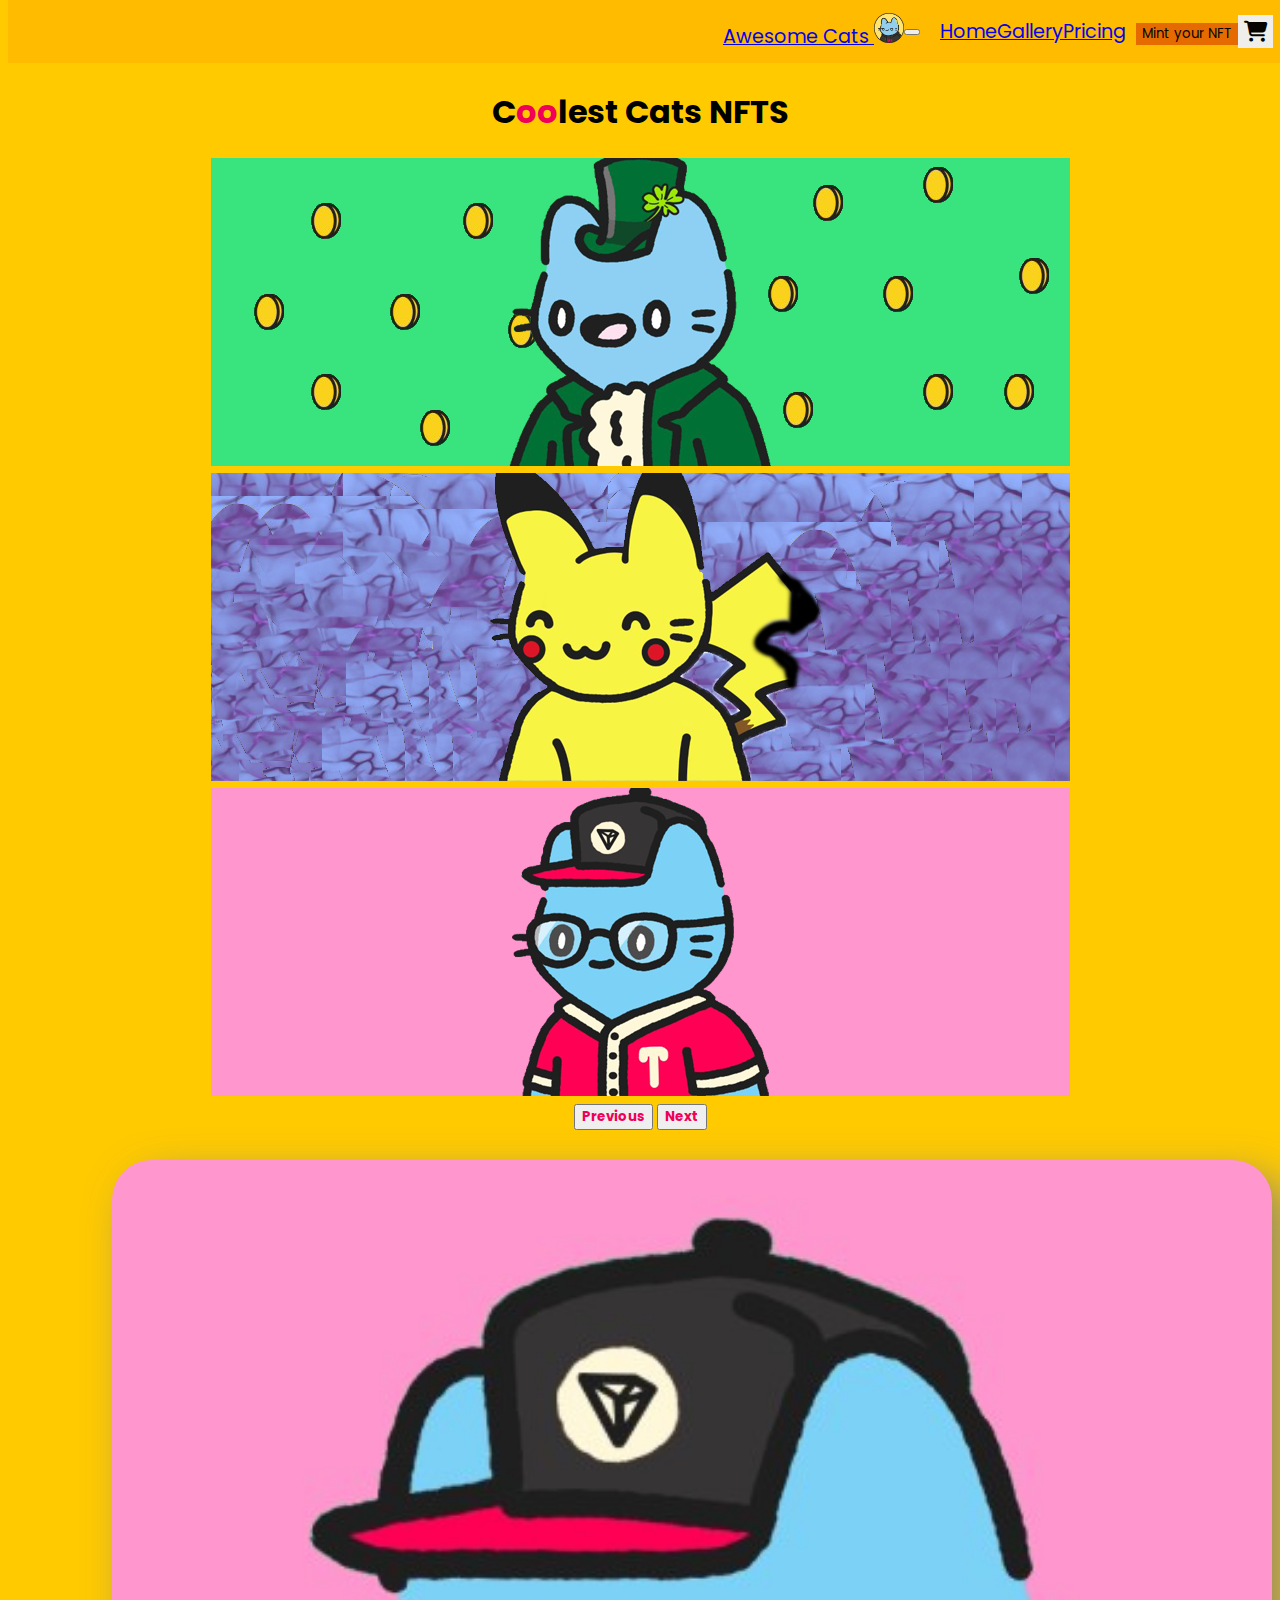
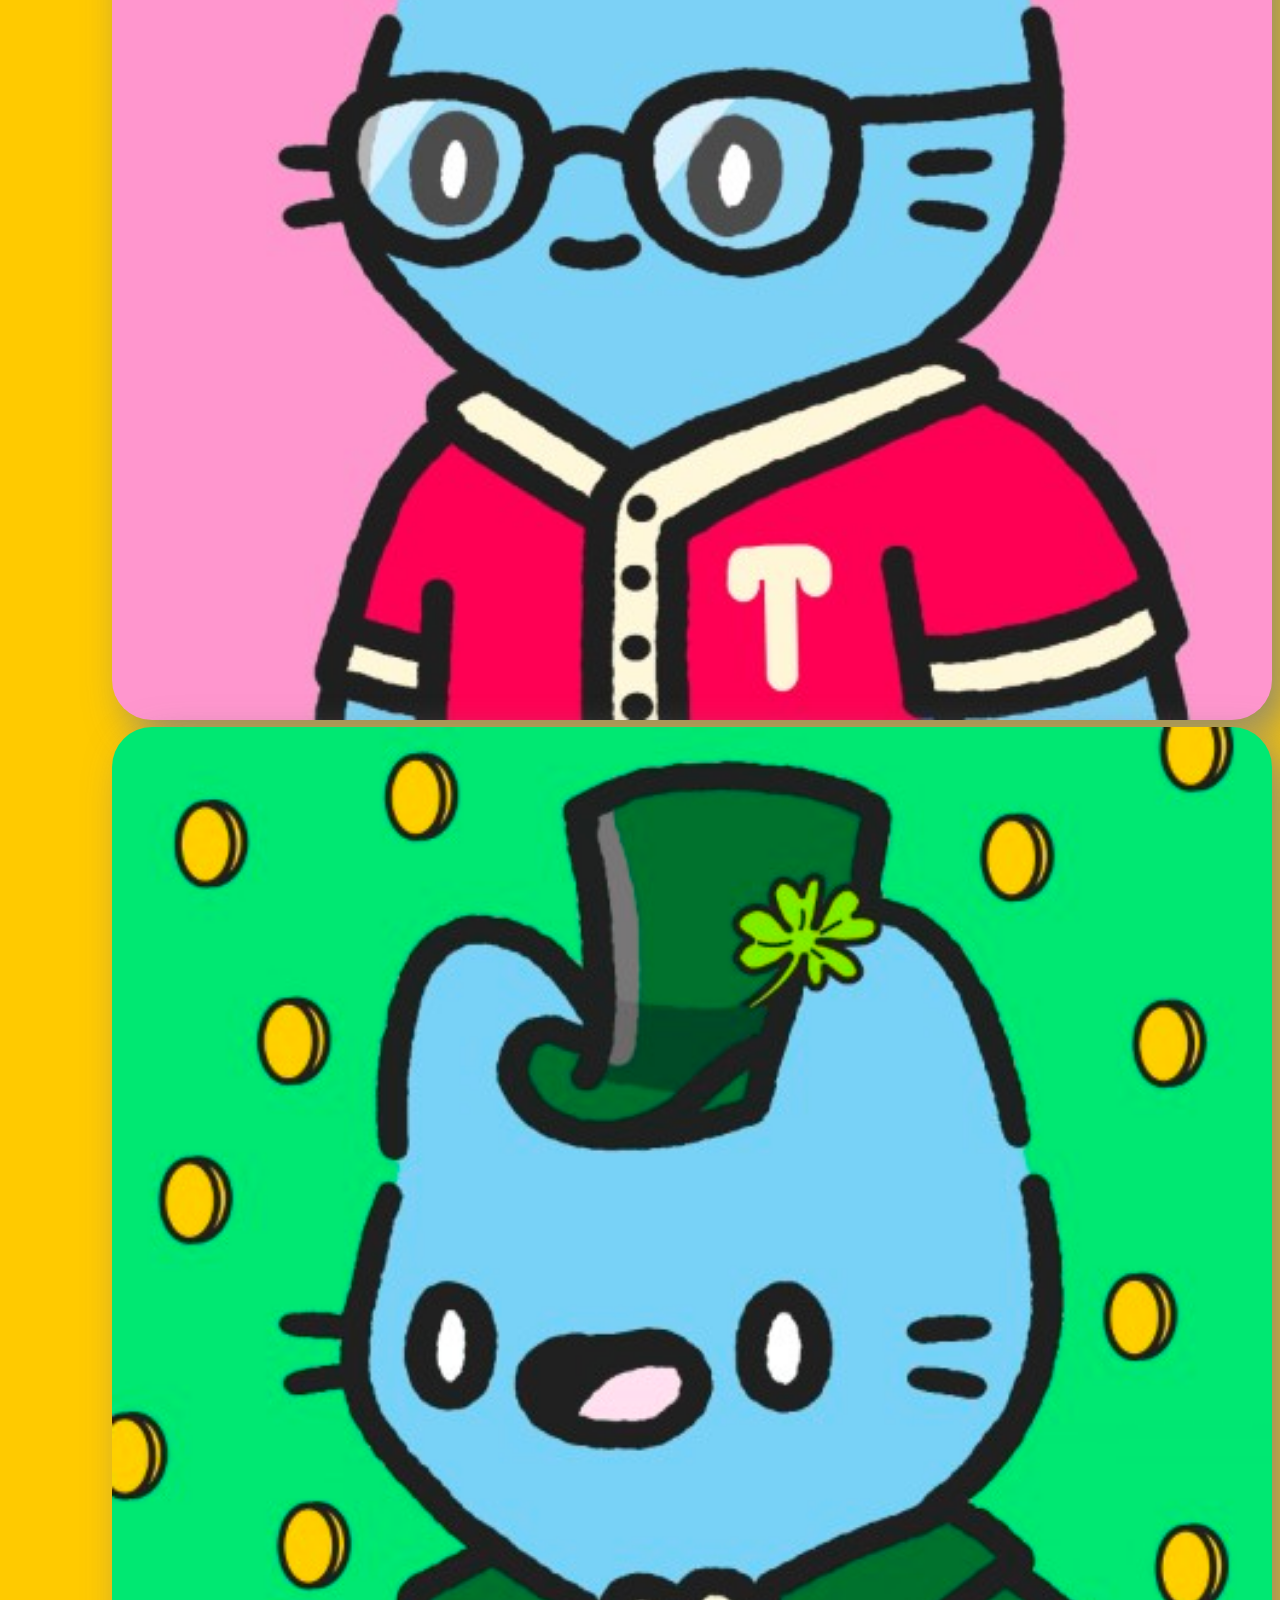
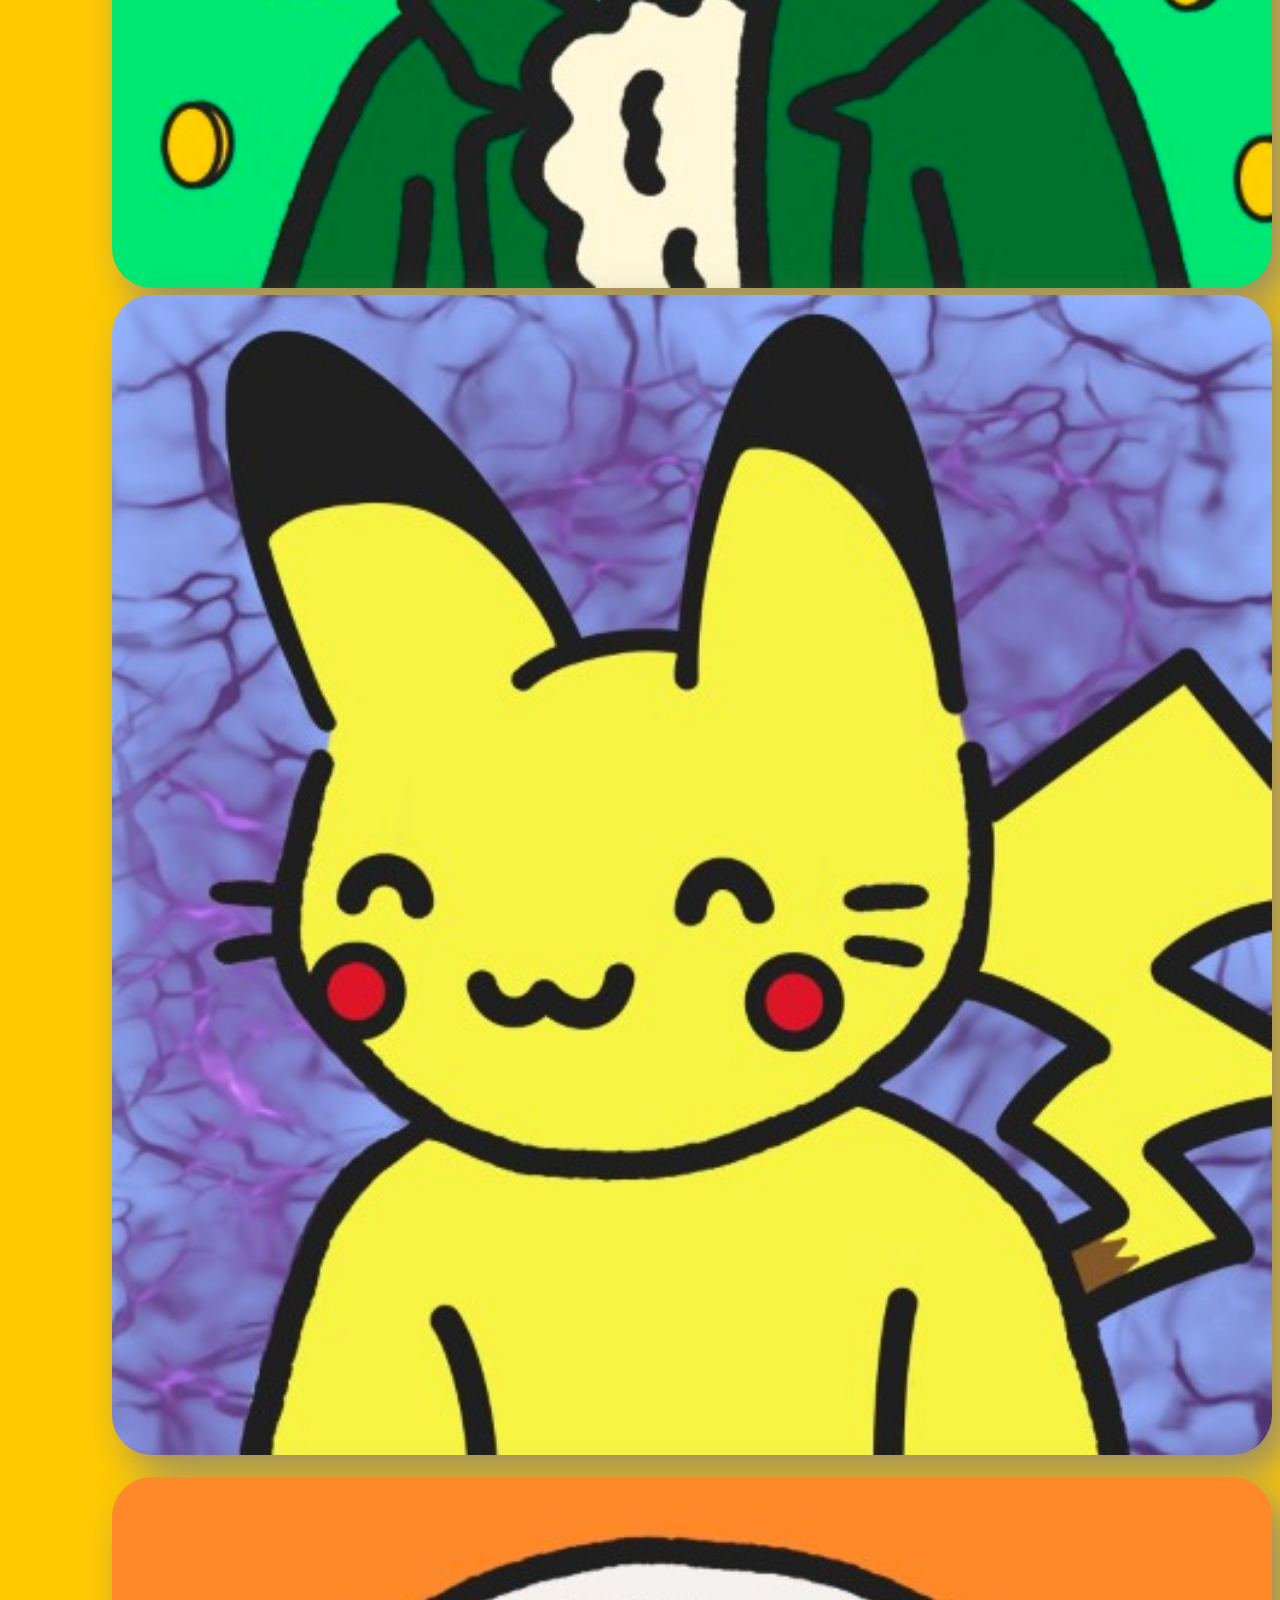
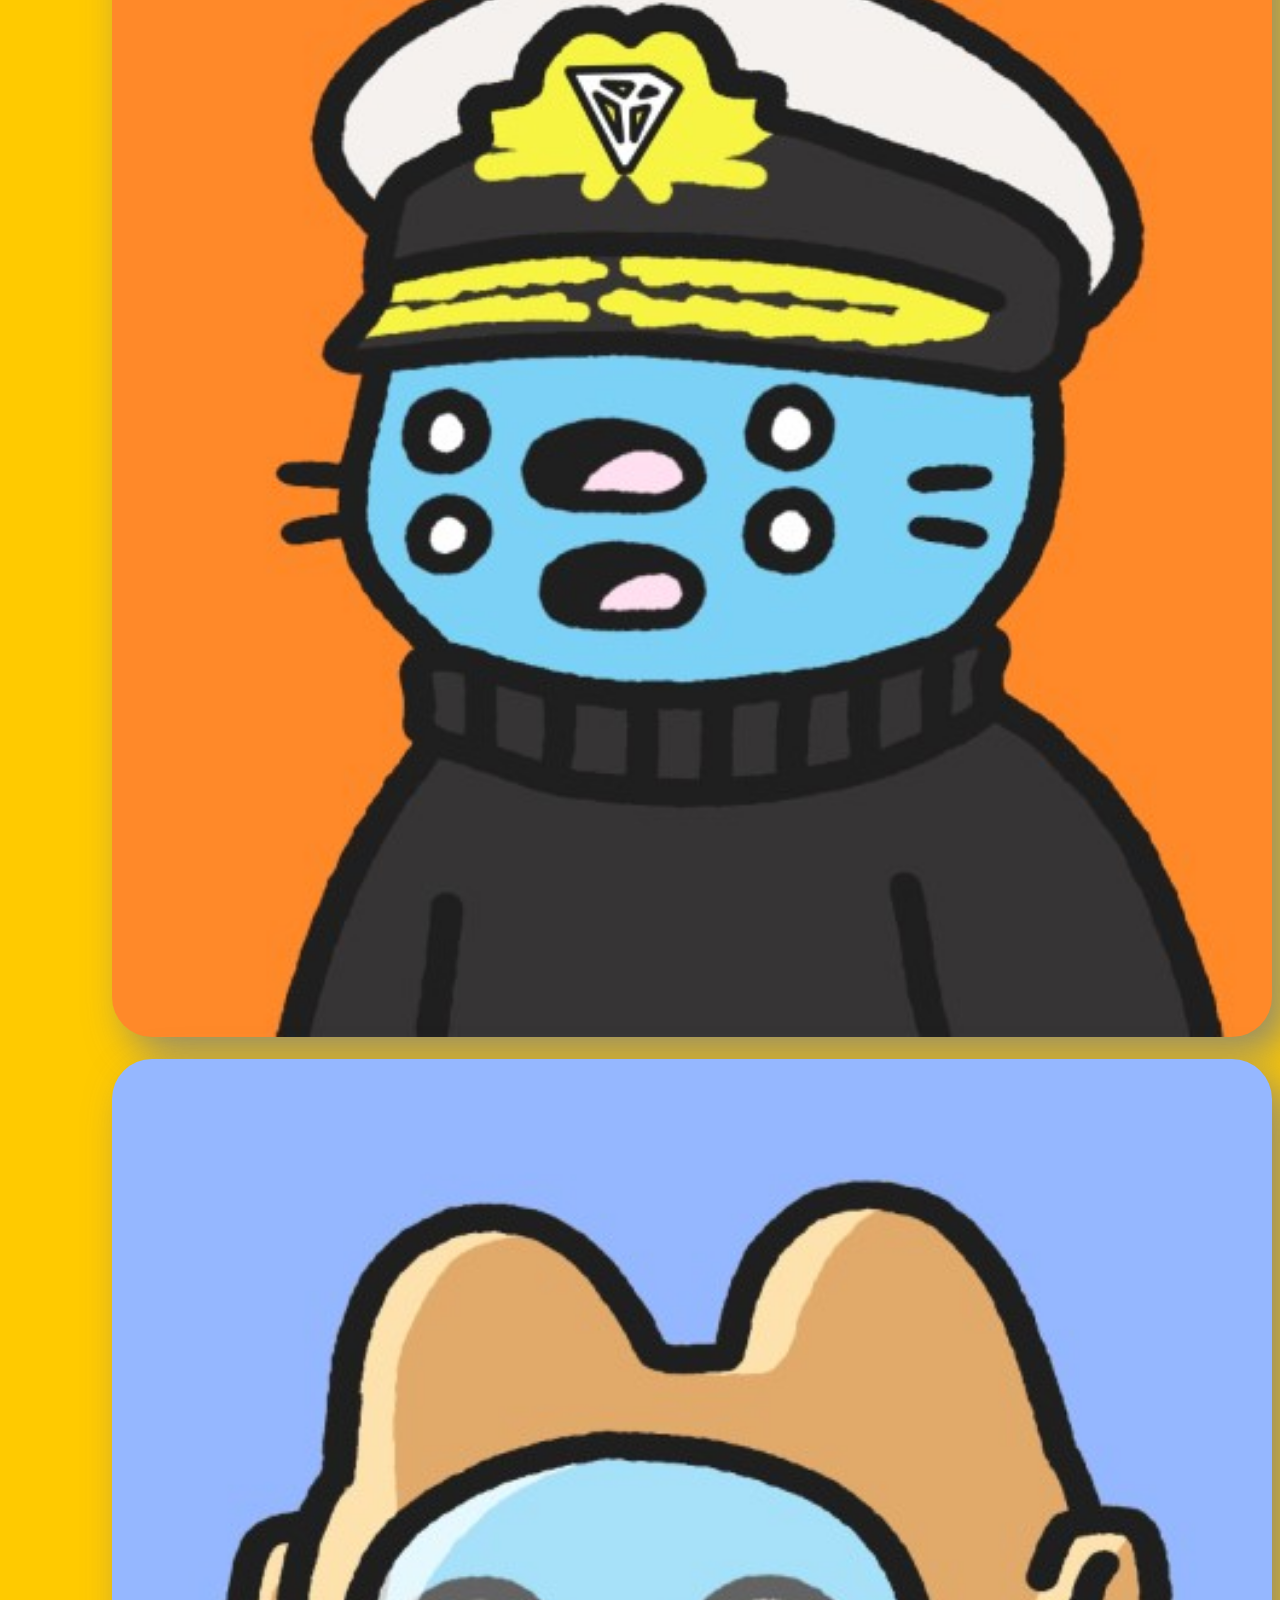
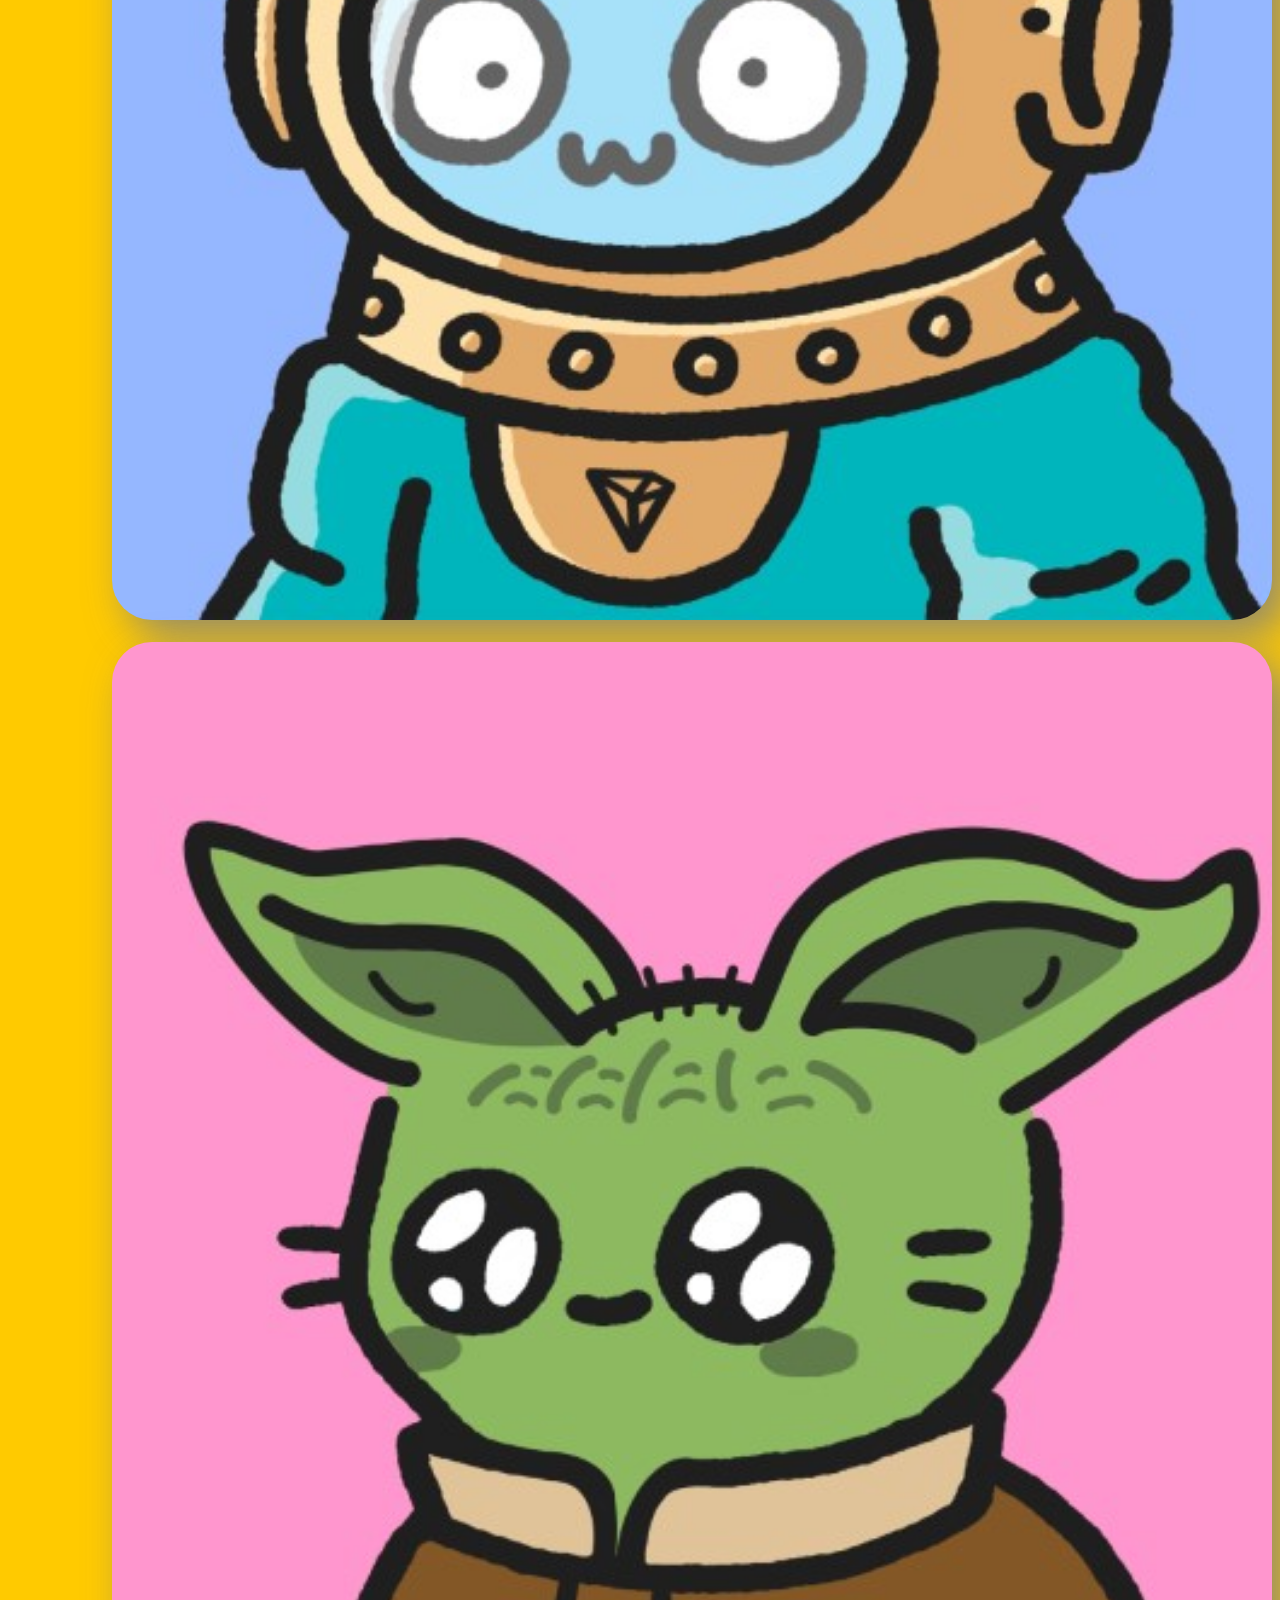
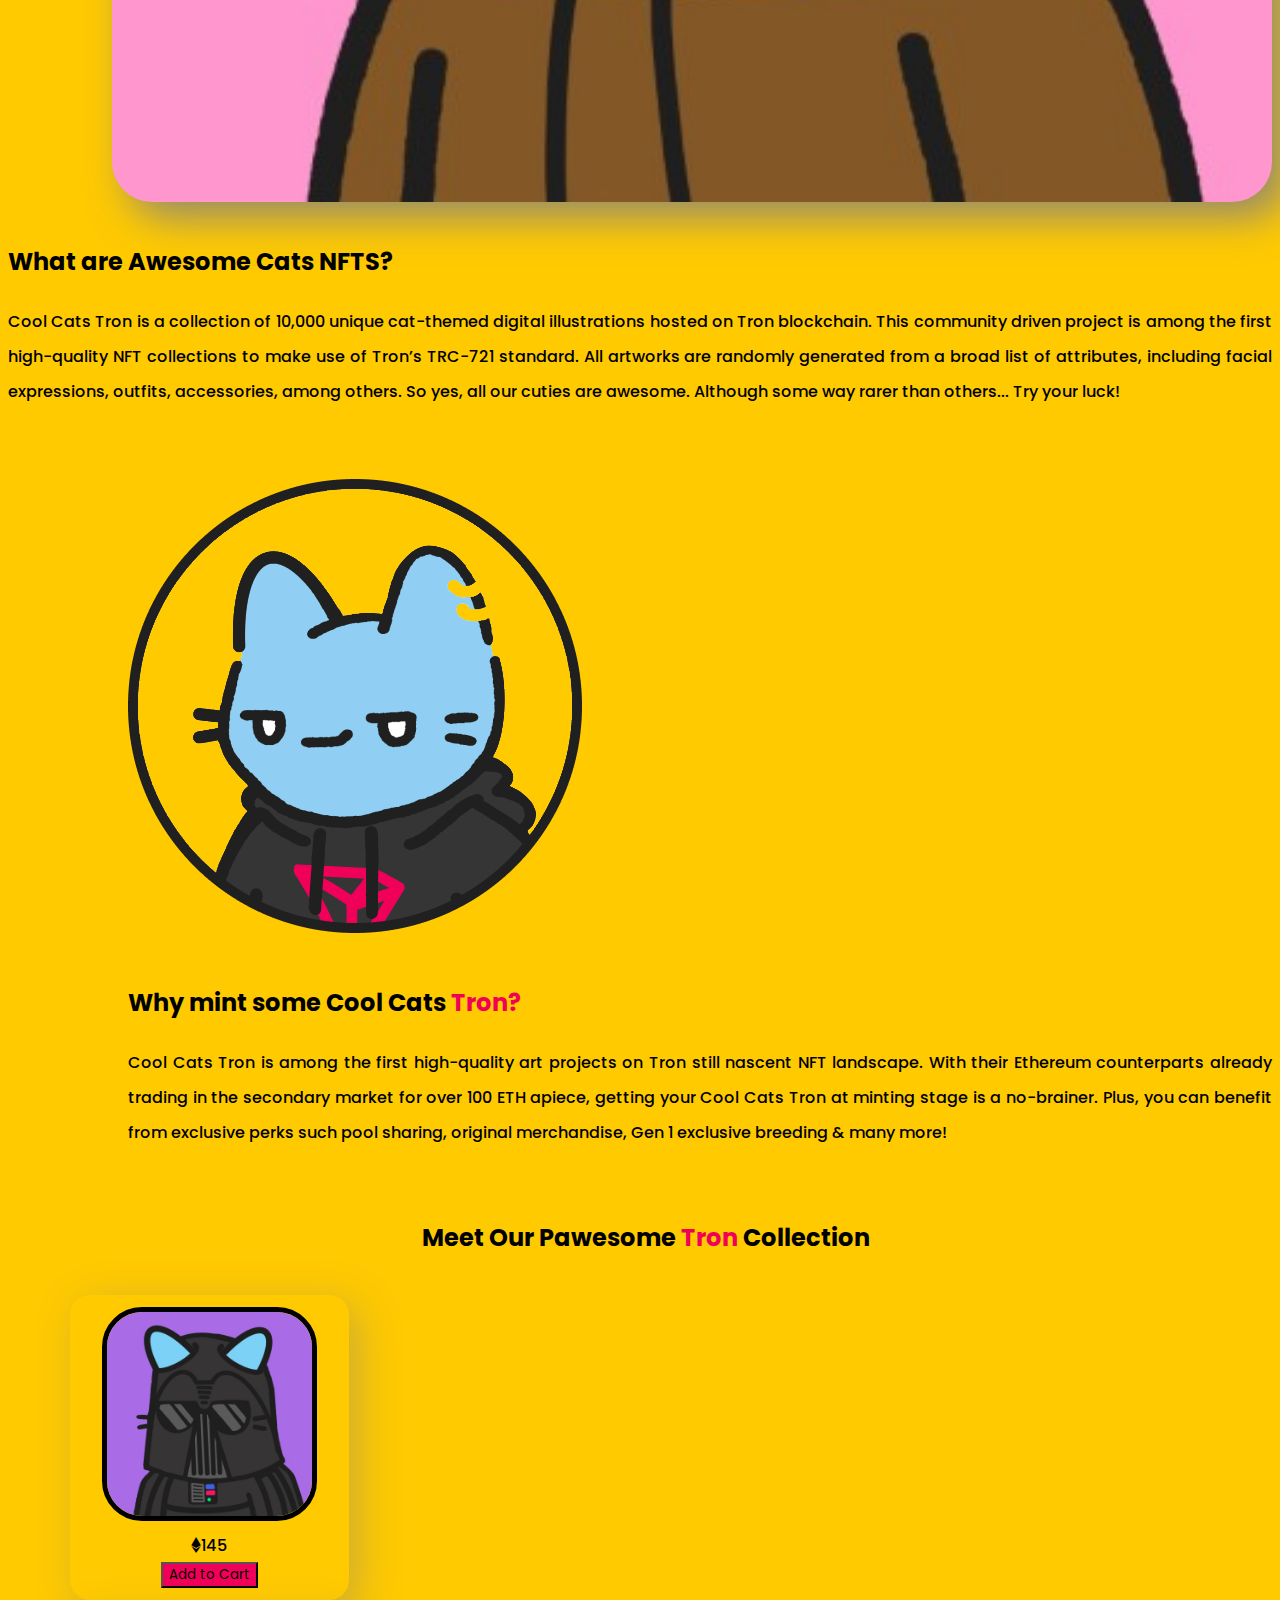
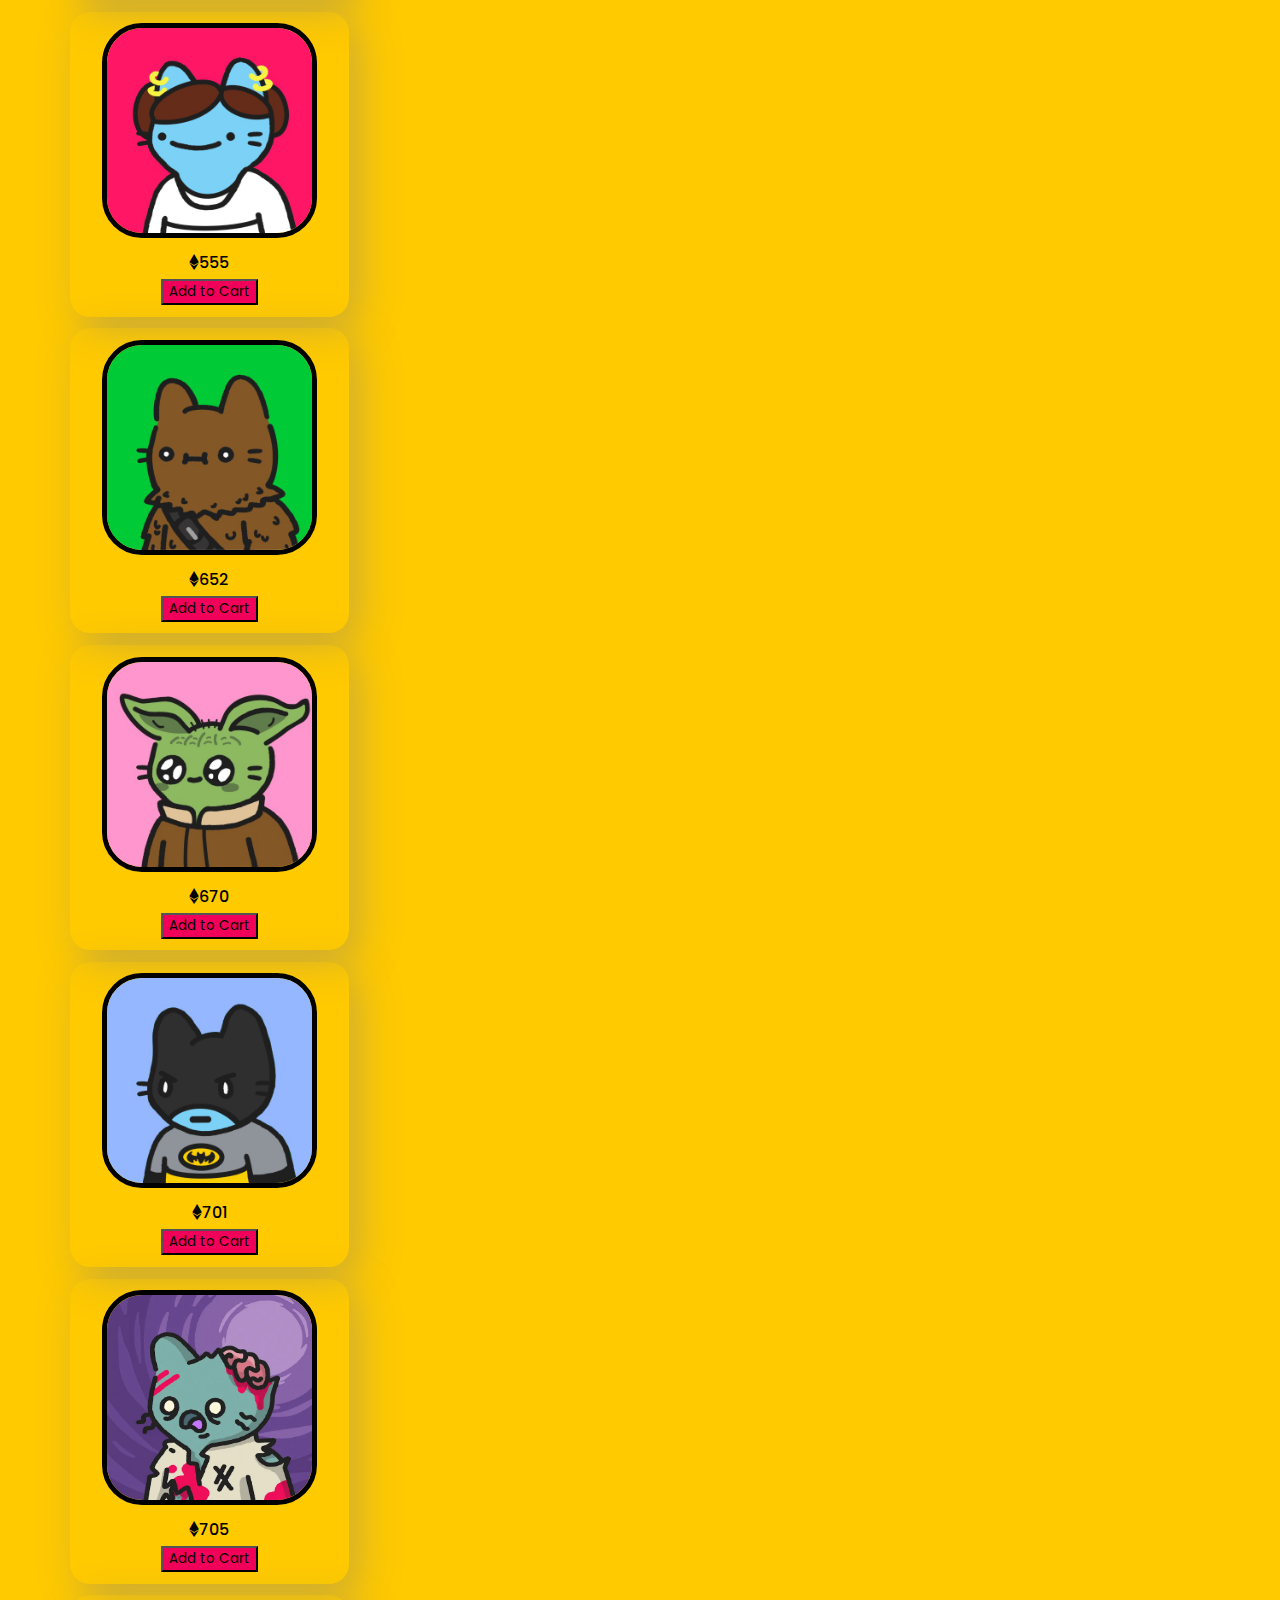
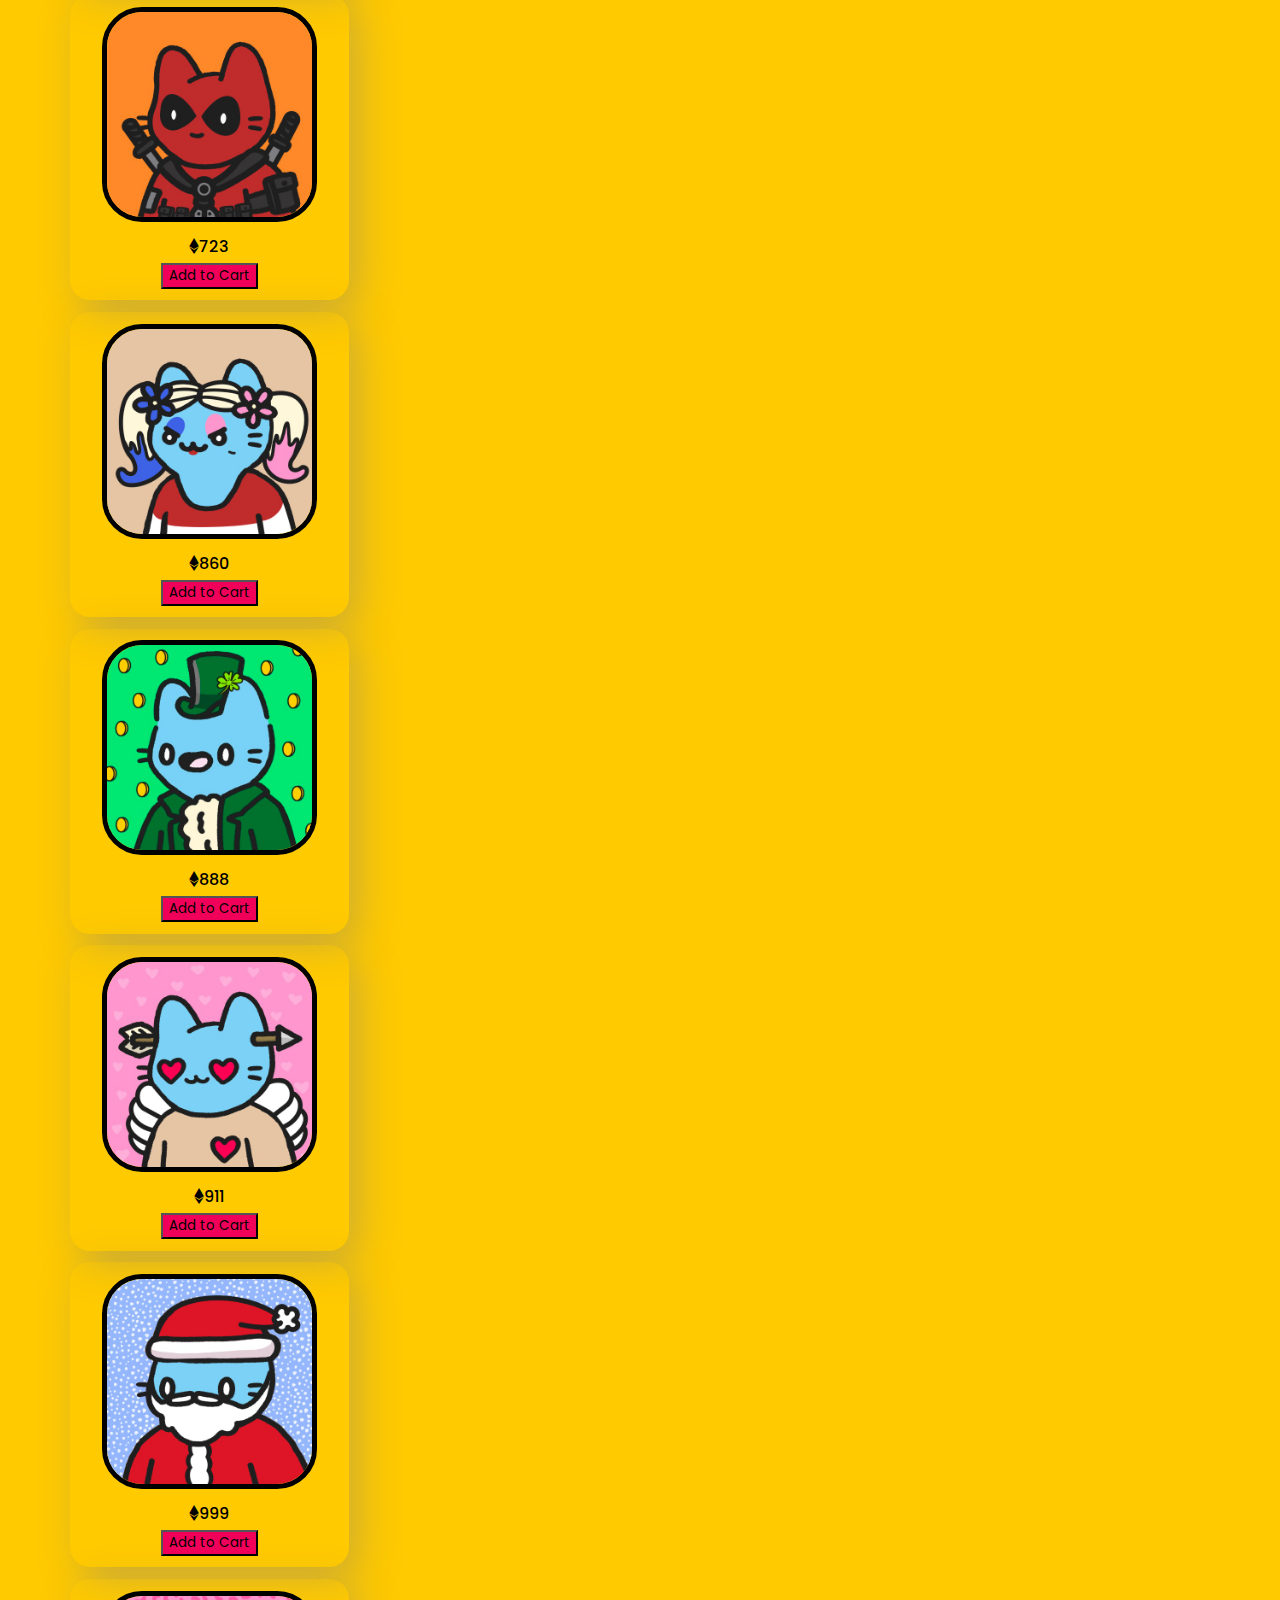
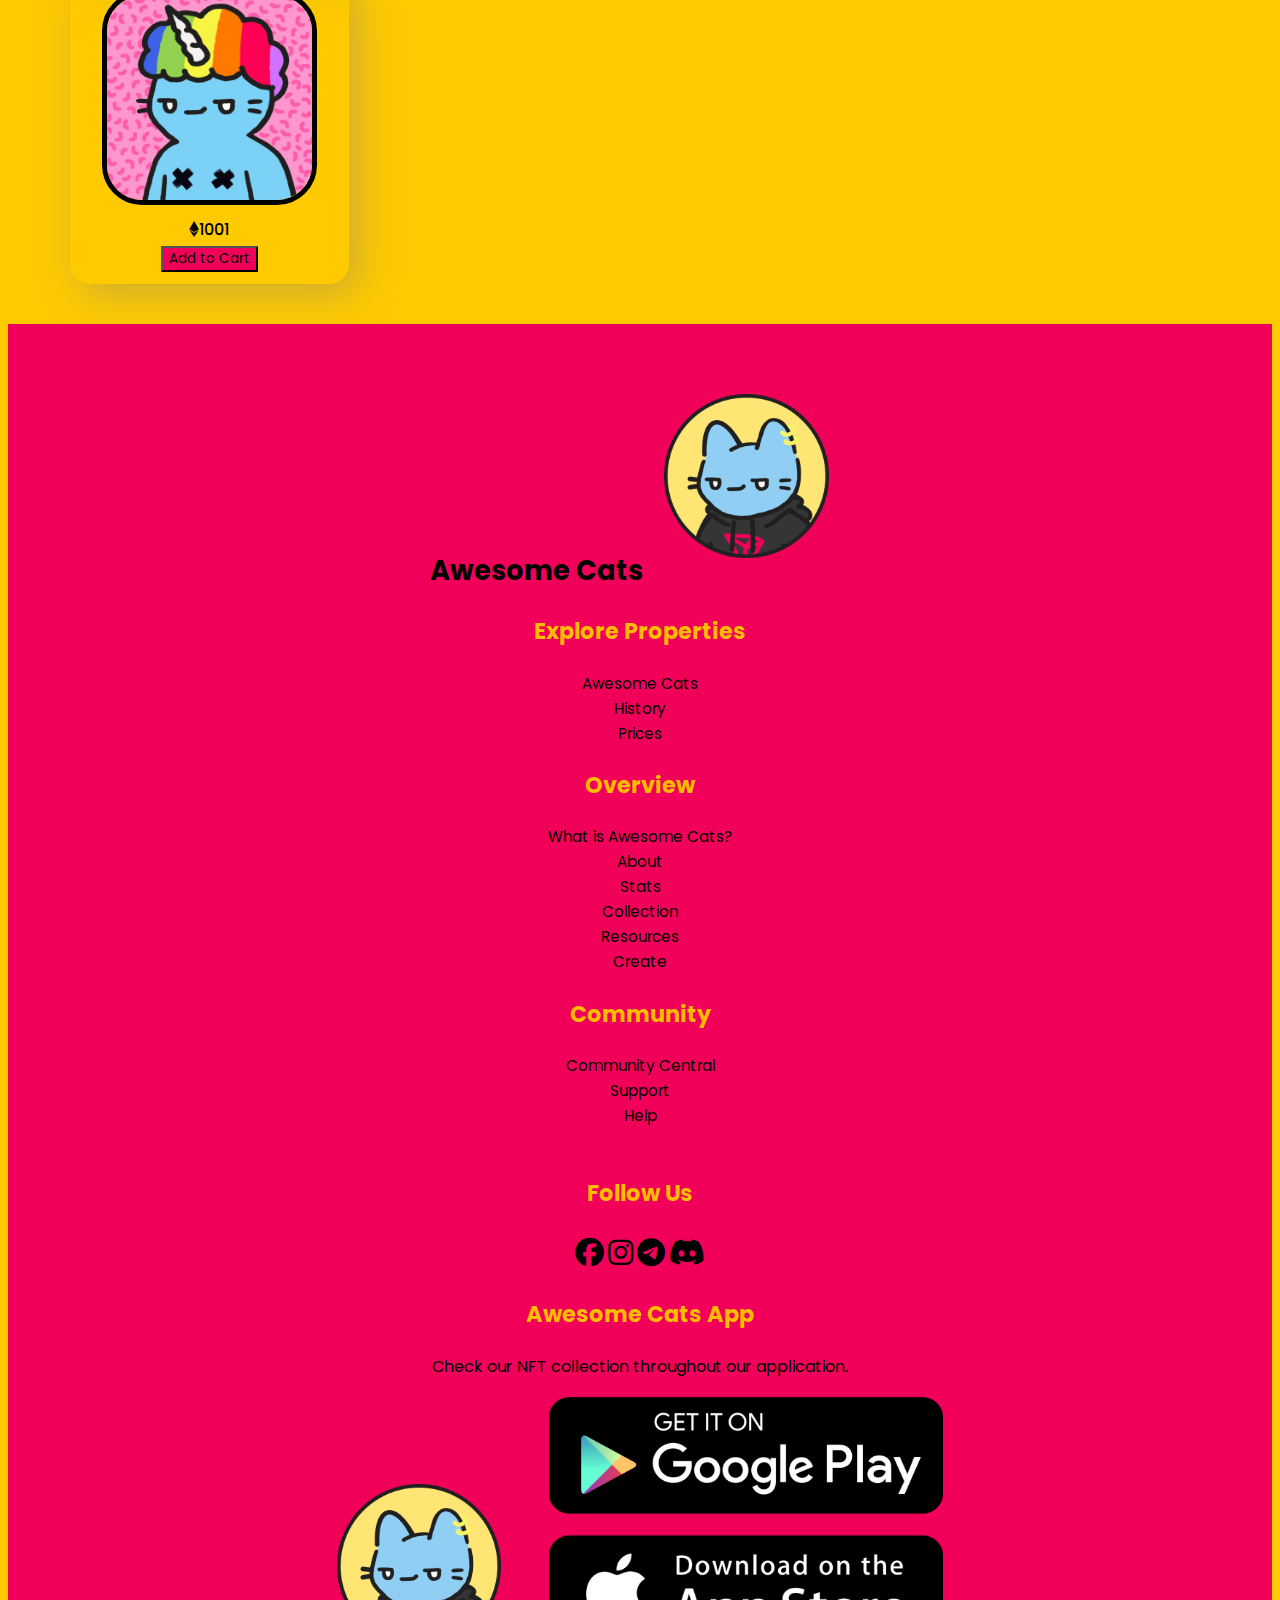
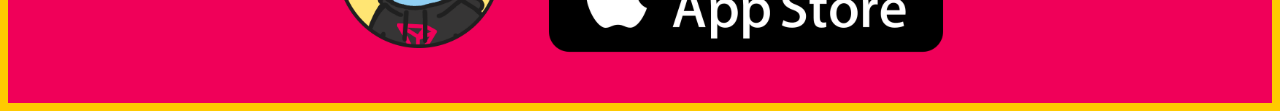
<file: index.html>
<!DOCTYPE html>
<html lang="en">
<head>
    <meta charset="UTF-8">
    <meta http-equiv="X-UA-Compatible" content="IE=edge">
    <meta name="viewport" content="width=device-width, initial-scale=1.0">
    <title>Awesome Cats</title>
    <link rel="icon" href="/res/cats-whymint.png" type="image/x-icon">
    <link rel="stylesheet" href="/styles/styles.css">
    <link href="https://cdn.jsdelivr.net/npm/bootstrap@5.2.0-beta1/dist/css/bootstrap.min.css" rel="stylesheet" integrity="sha384-0evHe/X+R7YkIZDRvuzKMRqM+OrBnVFBL6DOitfPri4tjfHxaWutUpFmBp4vmVor" crossorigin="anonymous">
    <link rel="stylesheet" href="https://cdnjs.cloudflare.com/ajax/libs/font-awesome/6.1.1/css/all.min.css">
</head>

<body>

  <div class="preloader"></div>
  <div class="loaderDelay">
    <iframe width="560" height="315" src="https://www.youtube.com/embed/yJg-Y5byMMw" title="YouTube video player" frameborder="0" allow="accelerometer; autoplay; clipboard-write; encrypted-media; gyroscope; picture-in-picture" allowfullscreen></iframe>
  </div>

    <nav class="navbar navbar-expand-lg">
        <div class="container-fluid">
          <a class="navbar-brand" href="#">Awesome Cats <img src="/res/cats-whymint.png" alt="" width="30px"></a>
          <button class="navbar-toggler" type="button" data-bs-toggle="collapse" data-bs-target="#navbarNavAltMarkup" aria-controls="navbarNavAltMarkup" aria-expanded="false" aria-label="Toggle navigation">
            <span class="navbar-toggler-icon"></span>
          </button>
          <div class="collapse navbar-collapse" id="navbarNavAltMarkup">
            <div class="navbar-nav">
              <a class="nav-link active" aria-current="page" href="#">Home</a>
              <a class="nav-link active" href="gallery.html">Gallery</a>
              <a class="nav-link active" href="pricing.html">Pricing</a>
              <a class="nav-link active" href="#collection">
                <button class="btn btn-light">Mint your NFT</button>
              </a>
              <button class="btn cartIcon" onclick="display()">
                <i class="fa-solid fa-cart-shopping"></i>
              </button>
              <div class="cart">
                <ol>
                </ol>
              </div>
            </div>
          </div>
        </div>
    </nav>

    <section class="carousel">
        <div class="title">
            <h1>C<span>oo</span>lest Cats NFTS</h1>
        </div>
        <div id="carouselExampleInterval" class="carousel slide" data-bs-ride="carousel">
            <div class="carousel-inner">
              <div class="carousel-item active" data-bs-interval="3000">
                <img src="/res/Untitled-1.png" class="d-block w-100" alt="...">
              </div>
              <div class="carousel-item" data-bs-interval="3000">
                <img src="/res/Untitled-3.png" class="d-block w-100" alt="...">
              </div>
              <div class="carousel-item" data-bs-interval="3000">
                <img src="/res/Untitled-2.png" class="d-block w-100" alt="...">
              </div>
            </div>
            <button class="carousel-control-prev" type="button" data-bs-target="#carouselExampleInterval" data-bs-slide="prev">
              <span class="carousel-control-prev-icon" aria-hidden="true"></span>
              <span class="visually-hidden">Previous</span>
            </button>
            <button class="carousel-control-next" type="button" data-bs-target="#carouselExampleInterval" data-bs-slide="next">
              <span class="carousel-control-next-icon" aria-hidden="true"></span>
              <span class="visually-hidden">Next</span>
            </button>
          </div>
    </section>

    <sec class="container-fluid info" id="gallery">
        <div class="row">
            <div class="col-md-6 col-12 icons">
              <div class="row num1">
                <div class="col">
                  <img src="/res/9961.jpg" alt="">
                </div>
                <div class="col">
                  <img src="/res/9933.jpg" alt="">
                </div>
                <div class="col">
                  <img src="/res/9947.jpg" alt="">
                </div>
              </div>
              <div class="row num2">
                <div class="col">
                  <img src="/res/9995.jpg" alt="">
                </div>
                <div class="col">
                  <img src="/res/9998.jpg" alt="">
                </div>
                <div class="col">
                  <img src="/res/9969.jpg" alt="">
                </div>
              </div>
            </div>
            <div class="col-md-4 col-12 text">
                <h2>
                    What are Awesome Cats NFTS?
                </h2>
                <p>
                  Cool Cats Tron is a collection of 10,000 unique cat-themed digital illustrations hosted on Tron blockchain. This community driven project is among the first high-quality NFT collections to make use of Tron’s TRC-721 standard.

                  All artworks are randomly generated from a broad list of attributes, including facial expressions, outfits, accessories, among others. So yes, all our cuties are awesome. Although some way rarer than others... Try your luck!
                </p>
            </div>
        </div>
    </sec>

    <sec class="container-fluid why">
      <div class="row">
        <div class="col-md-6 col-12 whyCatIcon">
          <img src="/res/cats-whymint3.png" alt="" class="img-fluid">
        </div>
        <div class="col-md-5 col-12">
          <h2 style="margin-top: 40px;">Why mint some Cool Cats <span style="color: #F00059;">Tron?</h2></span>
          <p>
            Cool Cats Tron is among the first high-quality art projects on Tron still nascent NFT landscape. With their Ethereum counterparts already trading in the secondary market for over 100 ETH apiece, getting your Cool Cats Tron at minting stage is a no-brainer. Plus, you can benefit from exclusive perks such pool sharing, original merchandise, Gen 1 exclusive breeding & many more!
          </p>
        </div>
      </div>
    </sec>

    <sec class="container-fluid items" id="collection">
      <div class="row">
        <div class="col">
          <h2>Meet Our Pawesome <span>Tron</span> Collection</h2>
        </div>
      </div>
      <div class="row itemsCollection smallCatsGallery CatsGallery justify-content-center">
        <!--Render Items Here-->
      </div>
    </sec>

    <footer class="container-fluid foot navbar-expand-lg">
      <div class="row">
        <div class="col-md-3 col-12">
          <h2>Awesome Cats<img src="/res/cats-whymint.png" alt="" class="img-fluid"></h2>
          <h3>Explore Properties</h3>
          <ul>
            <li><a class="footA">Awesome Cats</a></li>
            <li><a class="footA">History</a></li>
            <li><a class="footA">Prices</a></li>
          </ul>
        </div>
        <div class="col-md-3 col-12">
          <h3>Overview</h3>
          <ul>
            <li><a class="footA">What is Awesome Cats?</a></li>
            <li><a class="footA">About</a></li>
            <li><a class="footA">Stats</a></li>
            <li><a class="footA">Collection</a></li>
            <li><a class="footA">Resources</a></li>
            <li><a class="footA">Create</a></li>
          </ul>
        </div>
        <div class="col-md-3 col-12">
          <h3>Community</h3>
          <ul class="comm">
            <li><a class="footA">Community Central</a></li>
            <li><a class="footA">Support</a></li>
            <li><a class="footA">Help</a></li>
          </ul>
          <br>
          <h3>Follow Us</h3>
          <a class="social"><i class="fa-brands fa-facebook"></i></a>
          <a class="social"><i class="fa-brands fa-instagram"></i></a>
          <a class="social"><i class="fa-brands fa-telegram"></i></a>
          <a class="social"><i class="fa-brands fa-discord"></i></a>
        </div>
        <div class="col-md-3 col-12 app">
          <h3>Awesome Cats App</h3>
          <p>Check our NFT collection throughout our application.</p>
          <img src="/res/cats-whymint.png" alt="">
          <img src="res/download.png" alt="" class="download">
        </div>
      </div>
    </footer>
    
    <script src="https://cdn.jsdelivr.net/npm/bootstrap@5.2.0-beta1/dist/js/bootstrap.bundle.min.js" integrity="sha384-pprn3073KE6tl6bjs2QrFaJGz5/SUsLqktiwsUTF55Jfv3qYSDhgCecCxMW52nD2" crossorigin="anonymous"></script>
    <script src="scripts/cats.js"></script>
    <script src="scripts/script.js"></script>
</body>
</html>
</file>
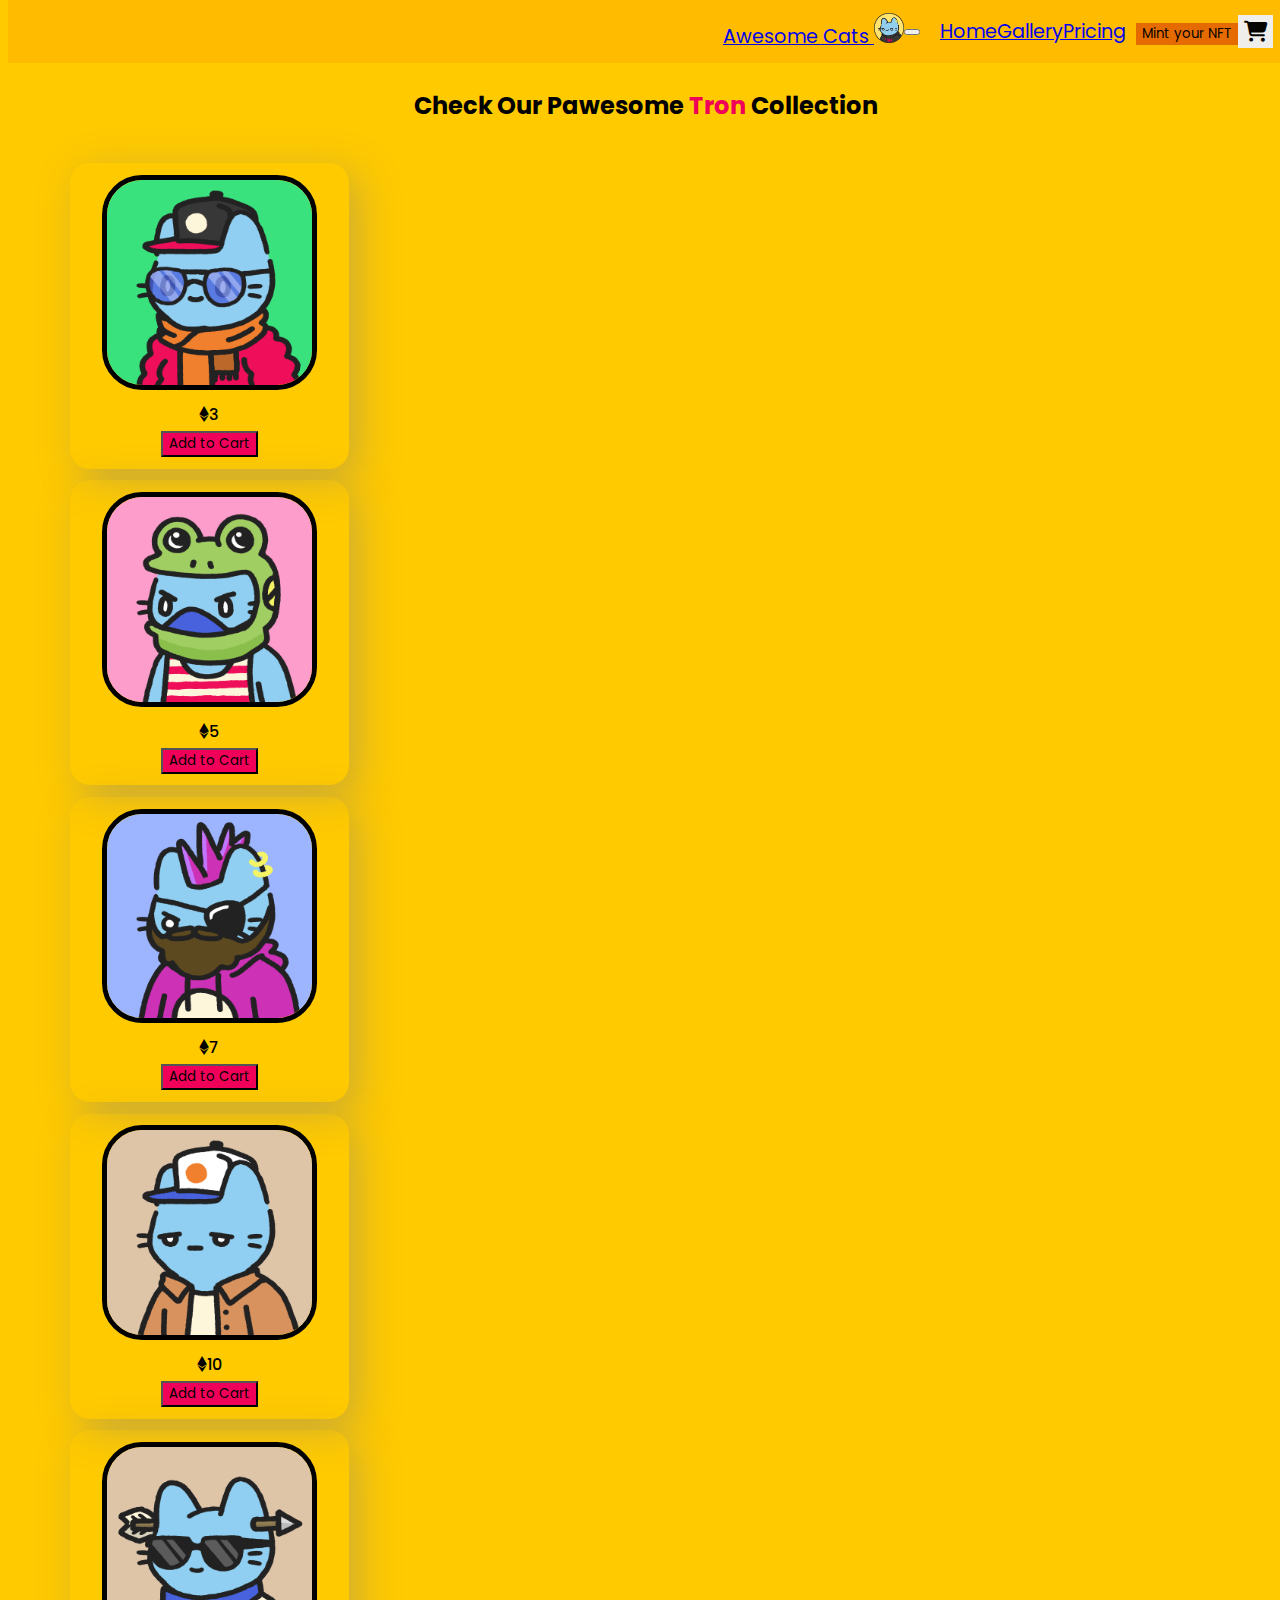
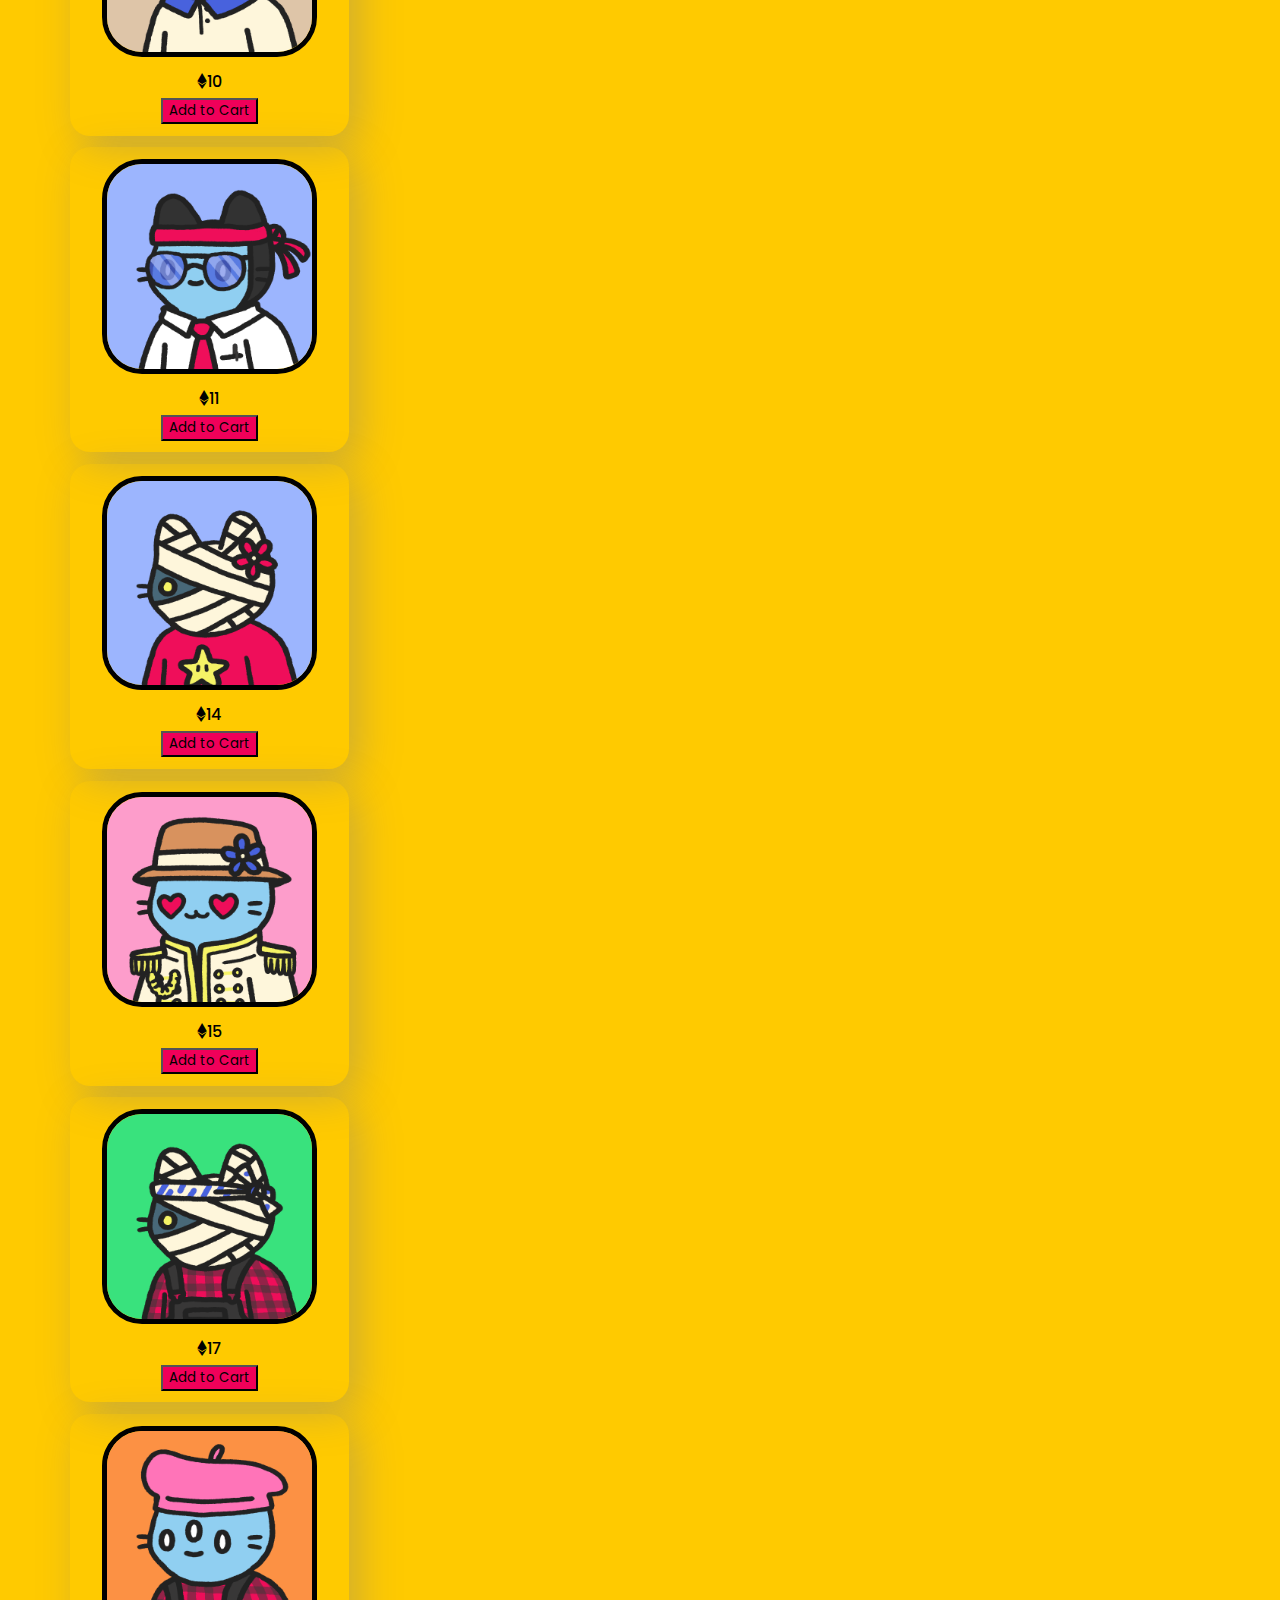
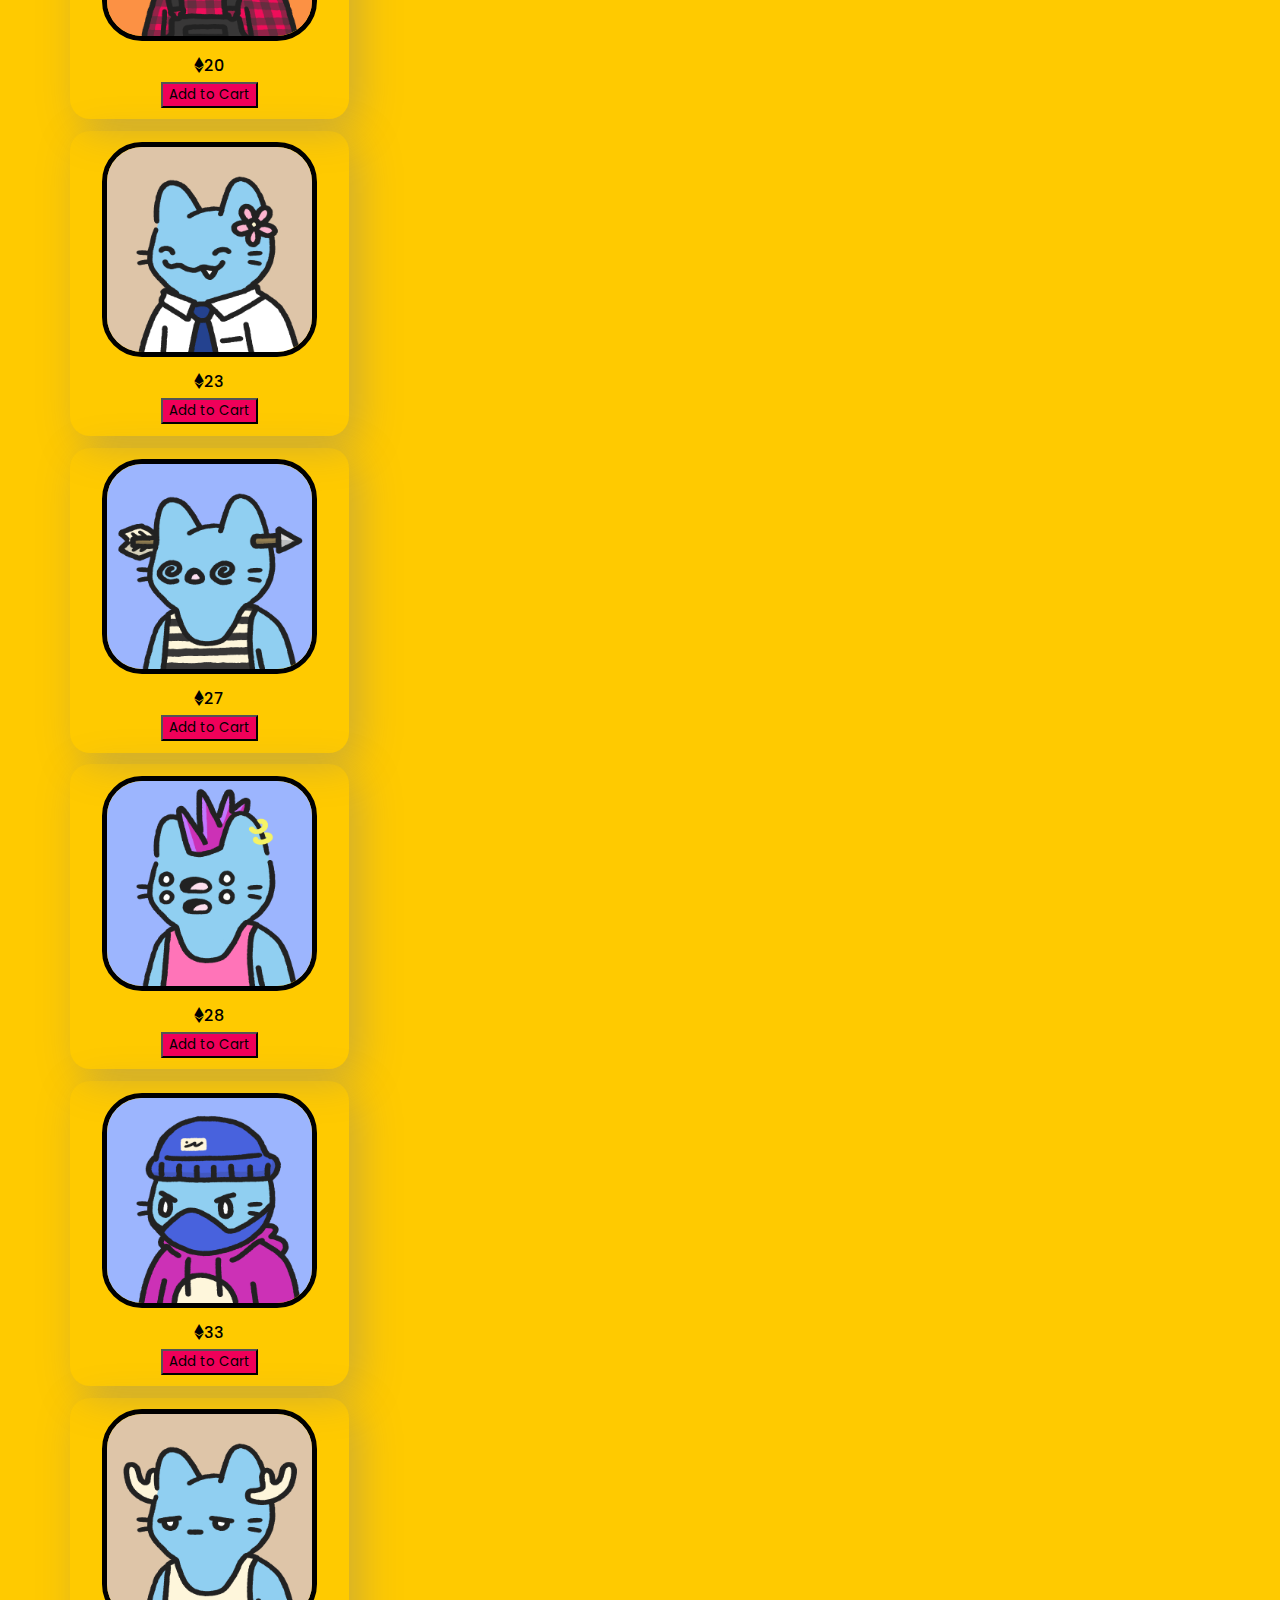
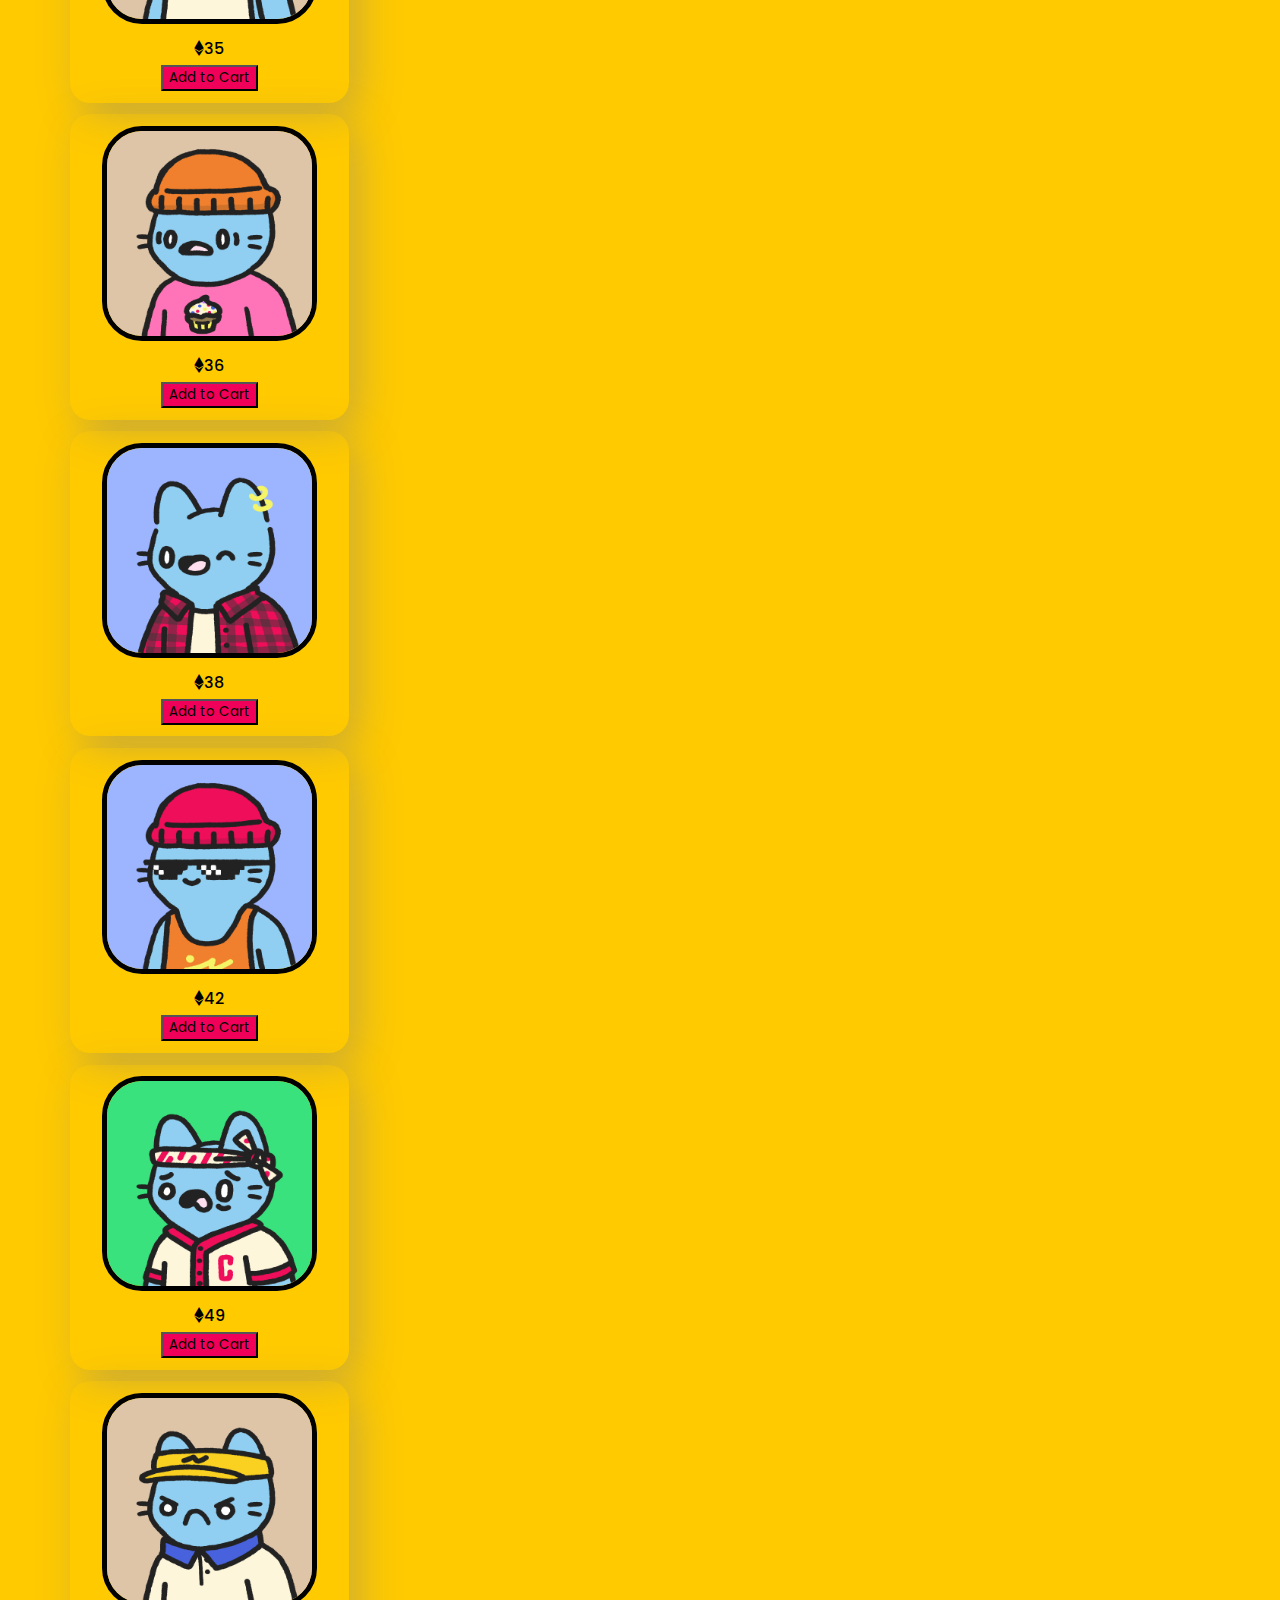
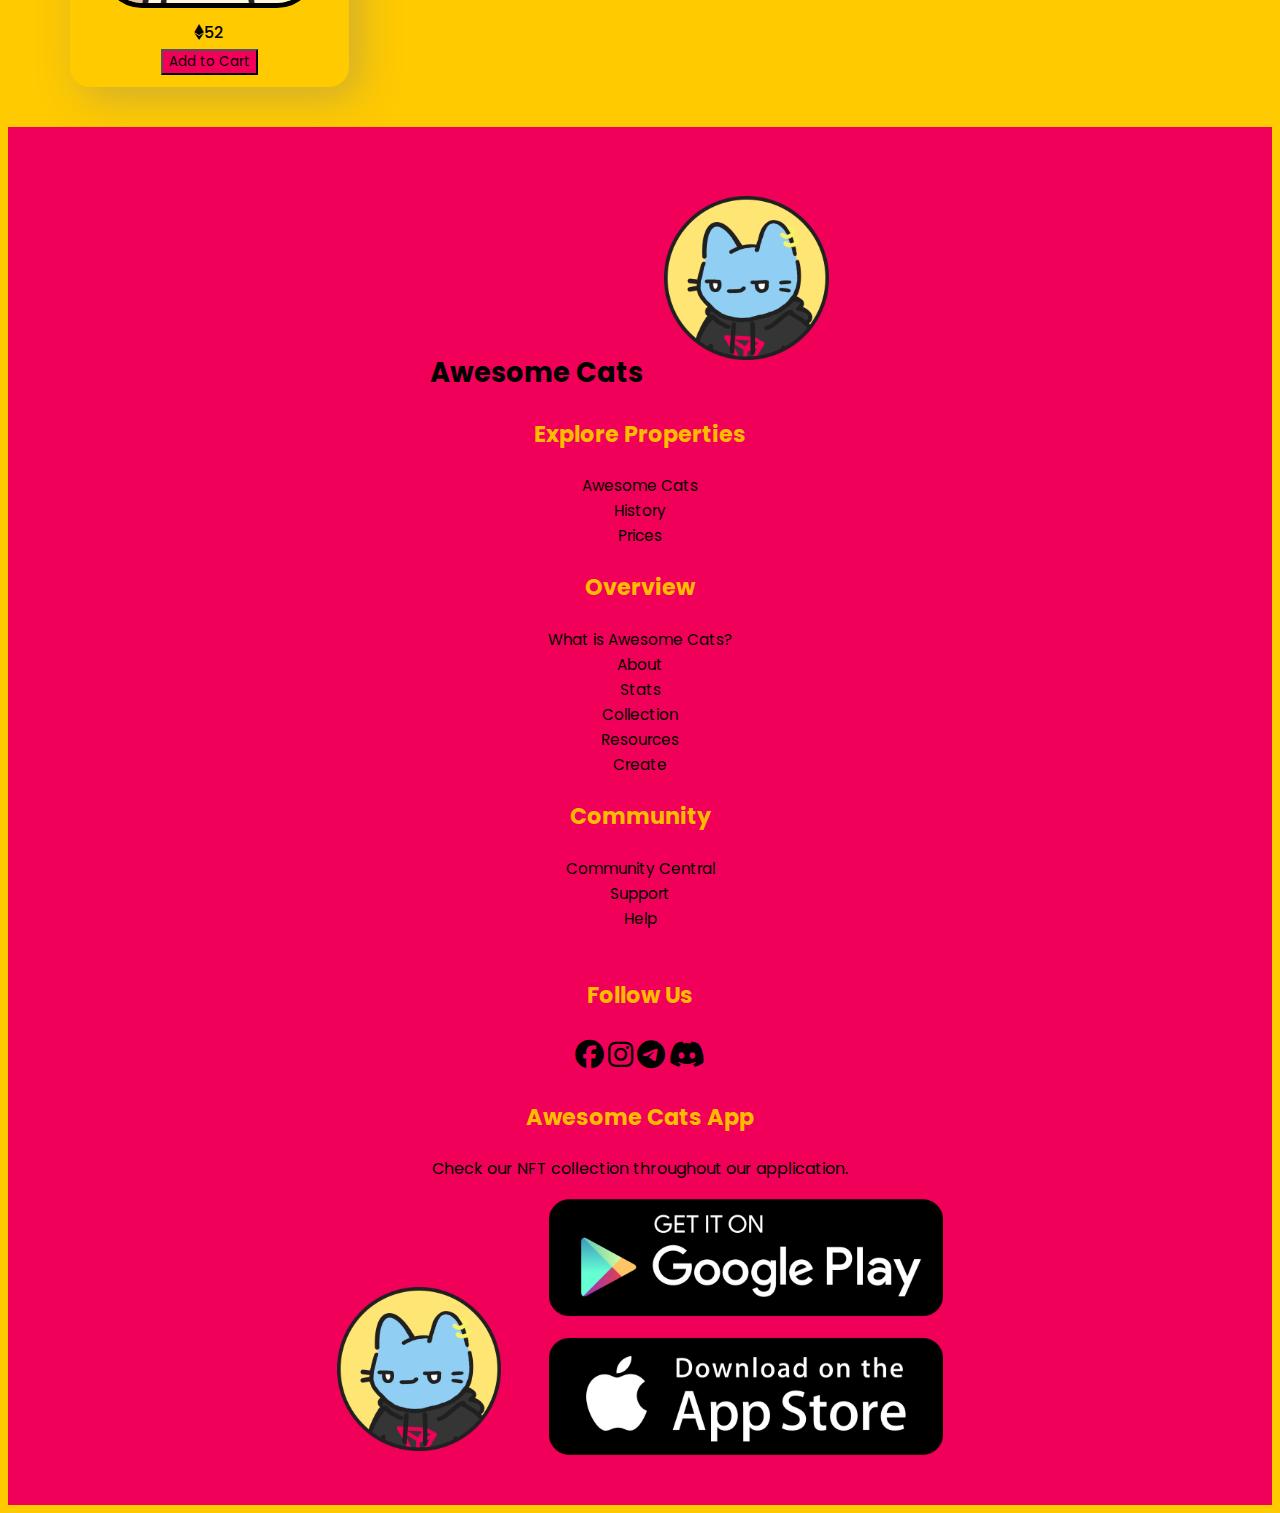
<file: gallery.html>
<!DOCTYPE html>
<html lang="en">
<head>
    <meta charset="UTF-8">
    <meta http-equiv="X-UA-Compatible" content="IE=edge">
    <meta name="viewport" content="width=device-width, initial-scale=1.0">
    <title>Awesome Cats</title>
    <link rel="icon" href="/res/cats-whymint.png" type="image/x-icon">
    <link rel="stylesheet" href="/styles/styles.css">
    <link href="https://cdn.jsdelivr.net/npm/bootstrap@5.2.0-beta1/dist/css/bootstrap.min.css" rel="stylesheet" integrity="sha384-0evHe/X+R7YkIZDRvuzKMRqM+OrBnVFBL6DOitfPri4tjfHxaWutUpFmBp4vmVor" crossorigin="anonymous">
    <link rel="stylesheet" href="https://cdnjs.cloudflare.com/ajax/libs/font-awesome/6.1.1/css/all.min.css">
</head>

<body>

    <div class="preloader"></div>
    <div class="loaderDelay">
        <iframe width="560" height="315" src="https://www.youtube.com/embed/yJg-Y5byMMw" title="YouTube video player" frameborder="0" allow="accelerometer; autoplay; clipboard-write; encrypted-media; gyroscope; picture-in-picture" allowfullscreen></iframe>
    </div>

    <nav class="navbar navbar-expand-lg">
        <div class="container-fluid">
          <a class="navbar-brand" href="#">Awesome Cats <img src="/res/cats-whymint.png" alt="" width="30px"></a>
          <button class="navbar-toggler" type="button" data-bs-toggle="collapse" data-bs-target="#navbarNavAltMarkup" aria-controls="navbarNavAltMarkup" aria-expanded="false" aria-label="Toggle navigation">
            <span class="navbar-toggler-icon"></span>
          </button>
          <div class="collapse navbar-collapse" id="navbarNavAltMarkup">
            <div class="navbar-nav">
              <a class="nav-link active" aria-current="page" href="index.html">Home</a>
              <a class="nav-link active" href="#">Gallery</a>
              <a class="nav-link active" href="pricing.html">Pricing</a>
              <a class="nav-link active" href="index.html#collection">
                <button class="btn btn-light">Mint your NFT</button>
              </a>
              <button class="btn cartIcon" onclick="display()">
                <i class="fa-solid fa-cart-shopping"></i>
              </button>
              <div class="cart">
                <ol class="ol">
                </ol>
              </div>
            </div>
          </div>
        </div>
    </nav>

    <sec class="container items Gallery" id="collection">
      <div class="row">
        <div class="col">
          <h2>Check Our Pawesome <span>Tron</span> Collection</h2>
        </div>
      </div>
      <div class="row itemsCollection CatsGallery justify-content-center">
       <!--Render Items Here--> 
      </div>
    </sec>

    <footer class="container-fluid foot navbar-expand-lg">
      <div class="row">
        <div class="col-md-3 col-12">
          <h2>Awesome Cats<img src="/res/cats-whymint.png" alt="" class="img-fluid"></h2>
          <h3>Explore Properties</h3>
          <ul>
            <li><a class="footA">Awesome Cats</a></li>
            <li><a class="footA">History</a></li>
            <li><a class="footA">Prices</a></li>
          </ul>
        </div>
        <div class="col-md-3 col-12">
          <h3>Overview</h3>
          <ul>
            <li><a class="footA">What is Awesome Cats?</a></li>
            <li><a class="footA">About</a></li>
            <li><a class="footA">Stats</a></li>
            <li><a class="footA">Collection</a></li>
            <li><a class="footA">Resources</a></li>
            <li><a class="footA">Create</a></li>
          </ul>
        </div>
        <div class="col-md-3 col-12">
          <h3>Community</h3>
          <ul class="comm">
            <li><a class="footA">Community Central</a></li>
            <li><a class="footA">Support</a></li>
            <li><a class="footA">Help</a></li>
          </ul>
          <br>
          <h3>Follow Us</h3>
          <a class="social"><i class="fa-brands fa-facebook"></i></a>
          <a class="social"><i class="fa-brands fa-instagram"></i></a>
          <a class="social"><i class="fa-brands fa-telegram"></i></a>
          <a class="social"><i class="fa-brands fa-discord"></i></a>
        </div>
        <div class="col-md-3 col-12 app">
          <h3>Awesome Cats App</h3>
          <p>Check our NFT collection throughout our application.</p>
          <img src="/res/cats-whymint.png" alt="">
          <img src="res/download.png" alt="" class="download">
        </div>
      </div>
    </footer>
    
    <script src="https://cdn.jsdelivr.net/npm/bootstrap@5.2.0-beta1/dist/js/bootstrap.bundle.min.js" integrity="sha384-pprn3073KE6tl6bjs2QrFaJGz5/SUsLqktiwsUTF55Jfv3qYSDhgCecCxMW52nD2" crossorigin="anonymous"></script>
    <script src="scripts/collection.js"></script>
    <script src="scripts/gallery.js"></script>
</body>
</html>
</file>
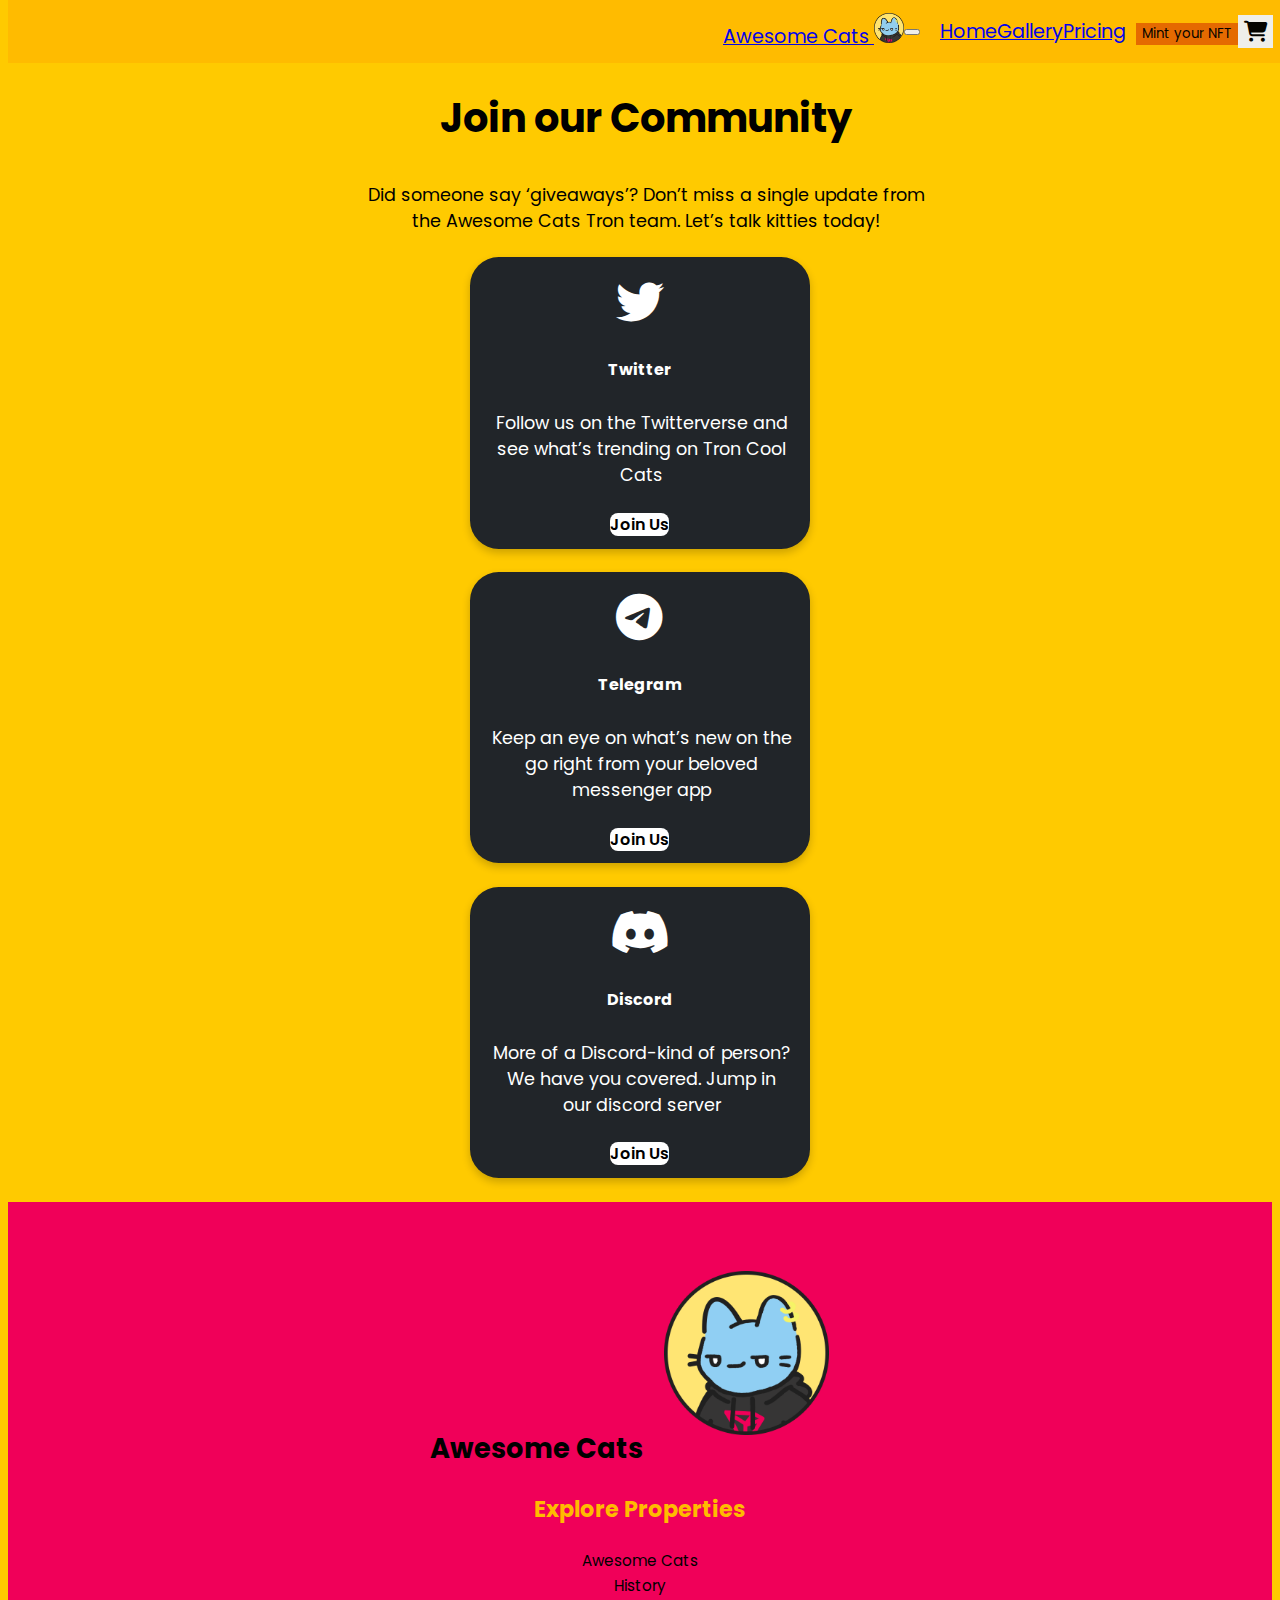
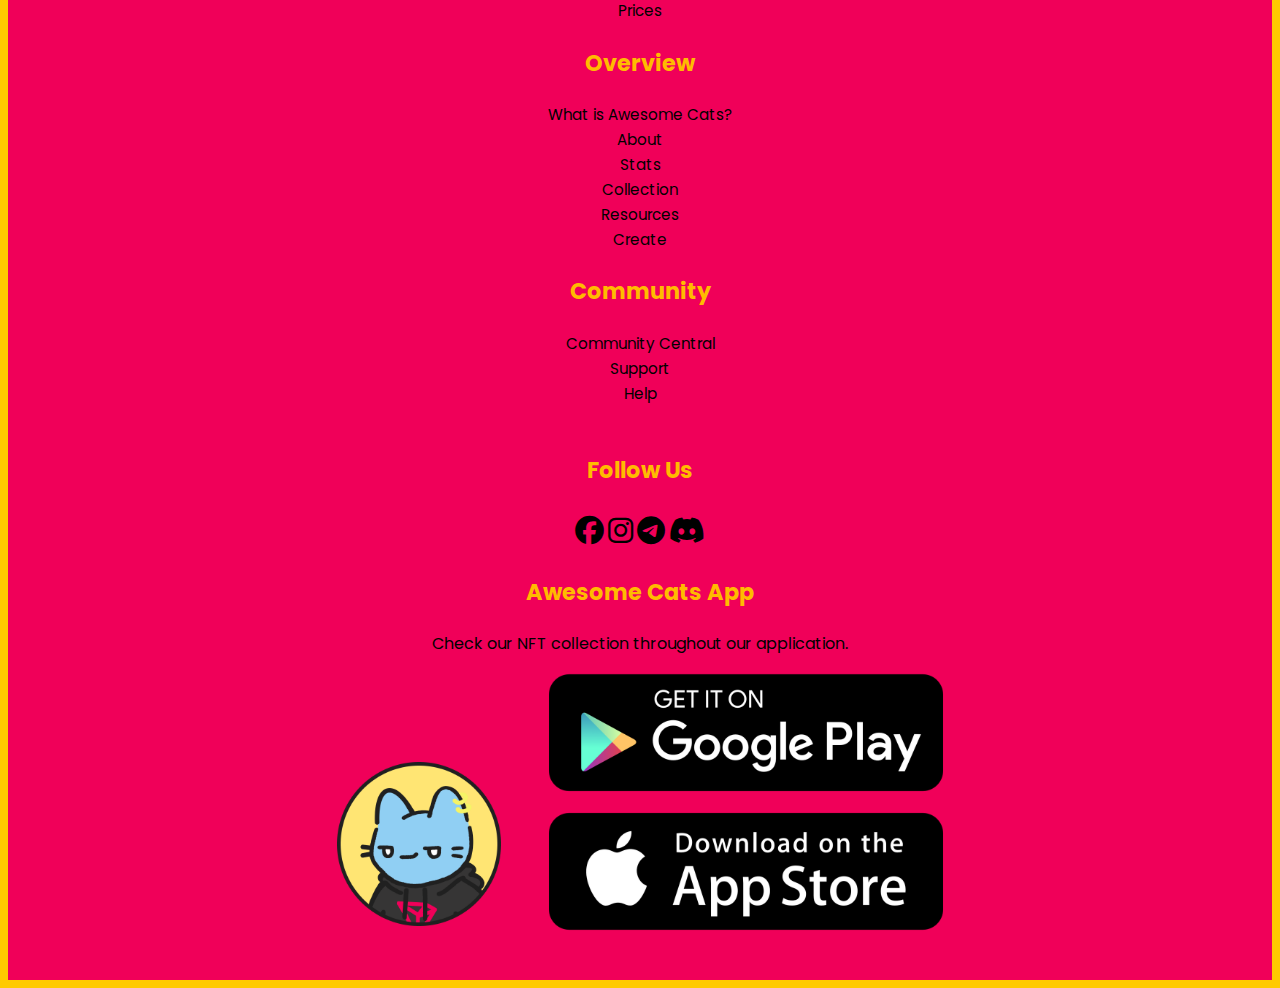
<file: pricing.html>
<!DOCTYPE html>
<html lang="en">
<head>
    <meta charset="UTF-8">
    <meta http-equiv="X-UA-Compatible" content="IE=edge">
    <meta name="viewport" content="width=device-width, initial-scale=1.0">
    <title>Awesome Cats</title>
    <link rel="icon" href="/res/cats-whymint.png" type="image/x-icon">
    <link rel="stylesheet" href="/styles/styles.css">
    <link rel="stylesheet" href="/styles/pricing.css">
    <link href="https://cdn.jsdelivr.net/npm/bootstrap@5.2.0-beta1/dist/css/bootstrap.min.css" rel="stylesheet" integrity="sha384-0evHe/X+R7YkIZDRvuzKMRqM+OrBnVFBL6DOitfPri4tjfHxaWutUpFmBp4vmVor" crossorigin="anonymous">
    <link rel="stylesheet" href="https://cdnjs.cloudflare.com/ajax/libs/font-awesome/6.1.1/css/all.min.css">
</head>

<body>

    <div class="preloader"></div>
    <div class="loaderDelay">
        <iframe width="560" height="315" src="https://www.youtube.com/embed/yJg-Y5byMMw" title="YouTube video player" frameborder="0" allow="accelerometer; autoplay; clipboard-write; encrypted-media; gyroscope; picture-in-picture" allowfullscreen></iframe>
    </div>

    <nav class="navbar navbar-expand-lg">
        <div class="container-fluid">
          <a class="navbar-brand" href="#">Awesome Cats <img src="/res/cats-whymint.png" alt="" width="30px"></a>
          <button class="navbar-toggler" type="button" data-bs-toggle="collapse" data-bs-target="#navbarNavAltMarkup" aria-controls="navbarNavAltMarkup" aria-expanded="false" aria-label="Toggle navigation">
            <span class="navbar-toggler-icon"></span>
          </button>
          <div class="collapse navbar-collapse" id="navbarNavAltMarkup">
            <div class="navbar-nav">
              <a class="nav-link active" aria-current="page" href="index.html">Home</a>
              <a class="nav-link active" href="gallery.html">Gallery</a>
              <a class="nav-link active" href="#">Pricing</a>
              <a class="nav-link active" href="index.html#collection">
                <button class="btn btn-light">Mint your NFT</button>
              </a>
              <button class="btn cartIcon" onclick="display()">
                <i class="fa-solid fa-cart-shopping"></i>
              </button>
              <div class="cart">
                <ol class="ol">
                </ol>
              </div>
            </div>
          </div>
        </div>
    </nav>

    <sec class="container items Gallery Pricing" id="collection">
      <div class="row">
        <div class="col">
            <h2>Join our Community</h2>
            <p>Did someone say ‘giveaways’? 
                Don’t miss a single update 
                from <br> the Awesome Cats Tron team.
                 Let’s talk kitties today!
            </p>
        </div>
      </div>
      <div class="row community justify-content-center">
        <div class="col-3 card ">
            <i class="fa-brands fa-twitter"></i>
            <h4 class="card-title">Twitter</h4>
            <p class="card-text">
                Follow us on the Twitterverse and see what’s trending on Tron Cool Cats
            </p>
            <a href="https://twitter.com/tron_cool_cats" class="btn btn-primary">Join Us</a>
        </div>
        <div class="col-3 card">
            <i class="fa-brands fa-telegram"></i>
            <h4 class="card-title">Telegram</h4>
            <p class="card-text">
                Keep an eye on what’s new on the go right from your beloved messenger app
            </p>
            <a href="https://telegram.com/tron_cool_cats" class="btn btn-primary">Join Us</a>
        </div>
        <div class="col-3 card">
            <i class="fa-brands fa-discord"></i>
            <h4 class="card-title">Discord</h4>
            <p class="card-text">
                More of a Discord-kind of person? We have you covered. Jump in our discord server
            </p>
            <a href="https://discord.com/tron_cool_cats" class="btn btn-primary">Join Us</a>
        </div>
      </div>
    </sec>

    <footer class="container-fluid foot navbar-expand-lg">
        <div class="row">
          <div class="col-md-3 col-12">
            <h2>Awesome Cats<img src="/res/cats-whymint.png" alt="" class="img-fluid"></h2>
            <h3>Explore Properties</h3>
            <ul>
              <li><a class="footA">Awesome Cats</a></li>
              <li><a class="footA">History</a></li>
              <li><a class="footA">Prices</a></li>
            </ul>
          </div>
          <div class="col-md-3 col-12">
            <h3>Overview</h3>
            <ul>
              <li><a class="footA">What is Awesome Cats?</a></li>
              <li><a class="footA">About</a></li>
              <li><a class="footA">Stats</a></li>
              <li><a class="footA">Collection</a></li>
              <li><a class="footA">Resources</a></li>
              <li><a class="footA">Create</a></li>
            </ul>
          </div>
          <div class="col-md-3 col-12">
            <h3>Community</h3>
            <ul class="comm">
              <li><a class="footA">Community Central</a></li>
              <li><a class="footA">Support</a></li>
              <li><a class="footA">Help</a></li>
            </ul>
            <br>
            <h3>Follow Us</h3>
            <a class="social"><i class="fa-brands fa-facebook"></i></a>
            <a class="social"><i class="fa-brands fa-instagram"></i></a>
            <a class="social"><i class="fa-brands fa-telegram"></i></a>
            <a class="social"><i class="fa-brands fa-discord"></i></a>
          </div>
          <div class="col-md-3 col-12 app">
            <h3>Awesome Cats App</h3>
            <p>Check our NFT collection throughout our application.</p>
            <img src="/res/cats-whymint.png" alt="">
            <img src="res/download.png" alt="" class="download">
          </div>
        </div>
      </footer>
    
    <script src="https://cdn.jsdelivr.net/npm/bootstrap@5.2.0-beta1/dist/js/bootstrap.bundle.min.js" integrity="sha384-pprn3073KE6tl6bjs2QrFaJGz5/SUsLqktiwsUTF55Jfv3qYSDhgCecCxMW52nD2" crossorigin="anonymous"></script>
    <script src="scripts/collection.js"></script>
    <script src="scripts/cats.js"></script>
    <script src="scripts/pricing.js"></script>

</body>
</html>
</file>
<file: styles/styles.css>
@import url('https://fonts.googleapis.com/css2?family=Poppins:ital,wght@0,100;0,200;0,300;0,400;0,500;0,600;0,700;0,800;0,900;1,100;1,200;1,300;1,400;1,500;1,600;1,700;1,800;1,900&family=Roboto:ital,wght@0,100;0,300;0,400;0,500;0,700;0,900;1,100;1,300;1,400;1,500;1,700;1,900&display=swap');

html {
    scroll-behavior: smooth;
  }
* {
    font-family: 'Poppins', sans-serif;
    cursor:url(http://www.rw-designer.com/cursor-extern.php?id=23997), auto;
}
::-webkit-scrollbar-track {
	-webkit-box-shadow: inset 0 0 6px rgba(0,0,0,0.9);
	/* border-radius: 10px; */
	background-color: white;
}
::-webkit-scrollbar {
	width: 12px;
	background-color: #F5F5F5;
}
::-webkit-scrollbar-thumb {
	/* border-radius: 10px; */
	background-color: #d63900a1;
}
body {
    background-color: #ffca00 !important;
}
.preloader {
    position: fixed;
    top: 0;
    left: 0;
    width: 100%;
    height: 100%;
    z-index: 100;
    background: #ffca00 url(/res/loadTrans.gif) no-repeat center center;
    background-size: 10%;
}
nav.navbar {
    background-color: #ffbb00;
    opacity: 0.98;
    position: fixed;
    z-index: 10;
    width: 100%;
    top: 0;
}
nav div {
    display: flex;
    justify-content: flex-end;
    align-items: center;
    margin: 5px 5px 5px 10px;
    font-size: 1.2rem;
}
nav a:hover, i.fa-cart-shopping , nav img:hover:not(.shopImg) {
    cursor: pointer;
}
nav .btn-light {
    background-color: #d63900a1;
    border: 0;
    margin-left: 10px;
    transition: transform 0.4s;
}
nav .btn-light:hover {
    background-color: #d63900a1;
    filter: drop-shadow(0 0 20px #12121218);
    transform: scale(1.1);
}
nav button.cartIcon {
    border: 0;
    font-size: 1.3rem;
    margin: 0 0 0 0px;
}
nav button.cartIcon i {
    display: inline-block;  
    -webkit-transition: 0.6s ease-out;
    -moz-transition:  0.6s ease-out;
    transition:  0.3s ease-out;  
}
nav button.cartIcon i:hover {
    -webkit-transform: rotateZ(360deg);
    -moz-transform: rotateZ(360deg);
    transform: rotateZ(360eg);
    color: #d63900a1;
}
@keyframes fadeIn {
    0% {
        transform: translateX(100%);
    }
    100% {
        transform: none;
    }
}
@keyframes fadeOut {
    0% {
        transform: none;
    }
    100% {
        transform: translateX(100%);
    }
}
nav .cart {
    background-color: #F00059;
    border-radius: 10px;
    position: absolute;
    display: none;
    margin-top: 5rem;
    top: 0;
    height: 40vh;
    max-height: 40vh;
    overflow: auto;
    width: 28%;
    text-align: center;
    z-index: 1;
}
.cart::-webkit-scrollbar {
    width: 7px;
    height: 5px;
}
.cart::-webkit-scrollbar-thumb {
	/* border-radius: 10px; */
	background-color: rgba(0, 0, 0, 0.586);
}
nav h4 {
    margin: 10px 2% 2%;
    color: rgba(255, 255, 255, 0.837);
}
nav ol {
    text-align: left;
}
.cart li {
    display: flex;
    justify-content: flex-start;
    align-items: center;
    padding: 20px 20px 0 0;
}
.shopImg {
    width: 75px;
    border: 2px solid black;
    border-radius: 20px;
}
nav p.price {
    width: 20%;
}
nav p {
    font-size: 1.2rem;
    margin: 0 10px;
}
nav .minus {
    background-color: #F00059;
    color: white;
    border: 0;
}
nav input {
    width: 45px;
    text-align: center;
    background-color: #f0005844;
    color: white;
    border: 0;
}
input[type=number]::-webkit-inner-spin-button, 
input[type=number]::-webkit-outer-spin-button { 
    -webkit-appearance: none;
    -moz-appearance: none;
    appearance: none; 
}
nav .plus {
    background-color: #F00059;
    color: white;
    border: 0;
}
nav .quantity {
    width: 30%;
}
nav .delete {
    background-color: #F00059;
    color: white;
    border: 0;
}
nav .delete i:hover {
    cursor: pointer;
}
nav p.total {
    margin: 4% 0 4% 0;
    text-align: center;
}
nav .buttonContainer {
    text-align: center;
    display: flex;
    justify-content: center;
    margin: 0;
}
nav .checkout {
    background-color: #ffbb00;
    border: 0;
    border-radius: 10px;
    transition: transform 0.4s;
    /* margin-right: 15px; */
}
nav .checkout:hover {
    background-color: #ffbb00;
    filter: drop-shadow(0 0 20px #12121218);
    transform: scale(1.1);
}
.carousel {
    text-align: center;
    display: block;
    margin: auto;    
    background-color: #ffca00;
}
.carousel .title {
    margin-top: 7%;
}
span {
    color: #F00059;
    font-weight: 700;
}
.slide {
    width: 100%;
}
.info .num1, .info .text {
    margin-top: 30px;
}
.icons {
    margin-left: 8.2%;
}
.row {
    margin-right: 0 !important;
}
.icons img {
    width: 100%;
    border-radius: 40px;
    filter : drop-shadow(16px 16px 20px rgba(128, 128, 128, 0.845))
}
.icons .num2 img {
    margin-top: 15px;
}
.text h2, .why h2 {
    line-height: 45px;
}
.text p, .why p {
    line-height: 35px;
    font-weight: 420;
    text-align: justify;
}
.why .row {
    margin: 70px 0 70px 120px;
}
.why .col-4 {
    margin-left: 150px;
}
.Gallery h2 {
    margin-top: 7%;
}
.items h2 {
    text-align: center;
    margin-left: 1%;
}
.Pricing h2 {
    font-size: 2.5rem;
    font-weight: 700;
}
.Pricing p {
    font-size: 1.1rem;
    text-align: center;
}
.itemsCollection {
    margin: 40px 50px !important;
    text-align: center !important;
}
.itemsCollection div {
    text-align: center;
    border-radius: 20px;
    padding: 1%;
    box-shadow: 10px 10px 40px rgba(128, 128, 128, 0.392);
    z-index: 2;
    transition: transform 0.6s, background-color 0.8s;
    margin: 0 10px;
    width: 22%;
    /* position: relative; */
}
.CatsGallery div {
    margin: 1%;
}
.itemsCollection div:hover{
    transform: scale(1.1);
    z-index: 6;
    background-color: rgba(255, 255, 255, 0.785);;
}
/* .itemsCollection div:hover .cart1 {
    bottom: 80px;
    opacity: 1;
    color: aliceblue;
    padding: 10px;
} */
.itemsCollection img {
    width: 80%;
    border: 5px solid black;
    border-radius: 40px;
    transition: 0.4s;
}
.itemsCollection img:hover {
    transform: scale(1.05);
    filter: drop-shadow(0 0 20px #12121218);
    border: 5px solid steelblue;
}
.itemsCollection p {
    margin: 5px 0 3px 0;
}
.itemsCollection span {
    color: black;
    font-weight: 500;
}
.itemsCollection button {
    color: black;
    background-color: #F00059;
    /* margin-top: 8px; */
    transition: transform 0.4s;
}
.itemsCollection button:hover {
    transform: scale(1.05);
    filter: drop-shadow(0 0 20px #12121218);
    color: black;
    background-color: #F00059;
    color: white;
}
.foot {
    background-color: #F00059;
    padding: 2.5%;
}
form {
    /* text-align: center; */
    font-size: 1.2rem;
    font-weight: 500;
    display: flex;
    flex-direction: column;
    justify-content: center;
    align-items: center;
    padding: 15px;
}
.form input {
    border-radius: 5px;
    margin: 0 2%;
    background-color: whitesmoke;
    padding: 3.5px;
}
.form button {
    background-color: #ffca00;
    border-color: #ffca00;
    transition: all 0.4s;
}
.form .btn-light:hover {
    background-color: #ffca00;
    border-color: #ffca00;
    filter: drop-shadow(0 0 20px #12121218);
    transform: scale(1.1);
}
footer {
    padding: 2% 2% 2% 2% !important;
    position: relative;
    bottom: 0;
}

footer .row {
    text-align: center;
    padding: 0 60px;
}
footer .row img:not(.download) {
    width: 15%;
    margin: 2%;
}
footer h2 {
    font-size: 1.7rem;
}
footer h3 {
    font-size: 1.4rem;
    color: #ffbb00;
}
footer ul, footer p {
    list-style-type: none;
    padding: 0;
    margin: 0;
}
footer a.social {
    font-size: 1.8rem;
    text-decoration: none;
    color: black;
}
footer a.footA {
    font-size: 0.95rem;
    text-decoration: none;
    color: black;
}
footer a.footA:hover, footer i.fa-brands:hover , .download {
    cursor: pointer;
    color: #ffbb00;
}
footer .download {
    width: 40%;
}
iframe {
    display: none;
}
@media (min-width:993px) and (max-width:1199px) {
    .carousel h1 {
        margin-top: 6rem;
    }
    nav .cart {
        width: 25rem;
    }
}
@media (min-width:768px) and (max-width:992px) {
    nav .cart {
        margin-top: 3.5rem;
        top: 0;
        width: 62%;
        right: 36%;
        height: 15rem;
        max-height: 20rem;
    }
    .carousel h1 {
        margin-top: 4.5rem;
    }
    .text p {
        /* padding-right: 0.7rem !important; */
        text-align: justify;
    }
    .whyCatIcon {
        padding-right: 5rem !important;
    }
    .why p {
        text-align: justify;
    }
}
@media (max-width:767px) {
    * {
        box-sizing: border-box;
    }
    nav {
        max-width: 100%;
        padding: 0.7% !important;
    }
    nav .navbar-brand {
        font-size: 0.9rem;
    }
    button.navbar-toggler {
        padding: 0.5% 2%;
    }
    nav .navbar-nav , nav .btn-light {
        font-size: 0.7rem;
        text-align: center;
    }
    nav .btn-light {
        padding: 1% 2%;
        margin: 1%;
    }
    nav .cart {
        margin-top: 3rem;
        top: 0;
        width: 65%;
        right: 32%;
        height: 10rem;
        max-height: 15rem;
    }
    .cart h4 {
        font-size: 1.1rem;
    }
    .cart p , .cart .total {
        font-size: 1rem ;
    }
    .cart .buttonContainer {
        font-size: 0.9rem;
    }
    .cart ol {
        padding: 0 2%;
    }
    .cart li {
        padding: 0 2%;
    }
    .cartItem .shopImg {
        width: 15%;
    }
    .cartItem .price, .cartItem .quantity {
        font-size: 0.75rem;
        width: 15%;
    }
    .cartItem .minus , .cartItem .plus, .cartItem input, .cartItem .delete {
        font-size: 0.75rem;
        width: 8%;
    }
    .cartItem .quantity {
        width: 12%;
    }
    .carousel h1 {
        margin-top: 4rem;
        width: 100%;
    }
    .Gallery h2 {
        margin-top: 3rem;
    }
    .container {
        margin : 0;
    }
    .info .row {
        /* width: 96%; */
        text-align: center;
        margin-left: 0;
    }
    .icons {
        /* margin: auto auto auto 50px; */
        /* padding-left: 56px; */
        margin: 0;
        text-align: center !important;
    }
    .icons img {
        width: 70%;
    }
    .text {
        text-align: center;
        padding: 0 5% !important;
    }
    .text h2, .why h2 {
        line-height: 2.5rem;
    }
    .text p, .why p {
        text-align: justify;
        line-height: 2rem;
    }
    .why .row {
        margin: 0;
        padding: 5%;
    }
    .whyCatIcon {
        text-align: center;
    }
    .whyCatIcon img {
        width: 50%;
    }
    .why h2 {
        text-align: center;
    }
    .items .row {
        margin-left: 0;
    }
    .itemsCollection {
        margin: 2% !important;
    }
    .itemsCollection div {
        margin: 0.305rem;
    }
    .itemsCollection button {
        font-size: 0.75rem;
        padding: 0 2.5%;
        margin: 0.2rem;
        border-radius: 7px;
    }
    footer .row {
        padding: 1%;
        margin-left: 0;
    }
    footer ul:not(ul.comm) {
        line-height: 1rem;
        margin-bottom: 1rem;
    }
    footer h2 {
        font-size: 1rem;
    }
    footer h2 img {
        width: 18% !important;
    }
    footer h3 {
        font-size: 0.9rem;
    }
    footer li a, footer p {
        font-size: 0.8rem !important;
    }
    footer a.social {
        line-height: 0.2rem !important;
    }
    footer i {
        font-size: 1.1rem;
        margin-bottom: 1rem;
    }
    footer img.download {
        width: 25%;
    }
}
</file>
<file: styles/pricing.css>
html {
    scroll-behavior: smooth;
}
.Pricing p {
    margin-left: 1%;
}
.card {
    box-shadow: 0 4px 8px 0 rgba(0, 0, 0, 0.2);
    /* max-width: 300px; */
    margin: auto;
    text-align: center;
}
.community {
    padding: 0 3.5%;
}
.community div {
    width: 27%;
    margin: 2% auto;
    padding: 1%;
    background-color: rgb(33, 37, 41);
    color: white;
    border-radius: 1.8rem;
    transition: all 0.4s;
}
.community div:hover {
    transform: scale(1.1);
    filter: drop-shadow(0 0 20px #12121264);
}
.community i {
    font-size: 3rem;
    color: #fff;
    margin: 3%;
}
.community i:hover {
    color: #F00059;
}
.community p {
    padding: 2%;
}
.community a {
    background-color: white;
    color: black;
    text-decoration: none;
    border-radius: 8px;
    border: 0;
    font-weight: 600;
    transition: all 0.3s;
}
.community a:hover {
    background-color: #F00059;
    transform: translate(0, -40%);
}
@media (min-width:451px) and (max-width:992px) {
    .community div {
        margin: 0.5% auto;
        padding: 2%;
        border-radius: 1.2rem;
    }
    .community h2 {
        font-size: 1.2rem;
    }
    .community p {
        font-size: 0.9rem;
        height: 80%;
    }
}
@media (max-width:450px) {
    .community div {
        width: 95%;
        border-radius: 1rem;
        margin: 3%;
    }
    .community div:hover {
        transform: scale(1.05);
    }
    .community a {
        border-radius: 0.8rem;
        margin: 0 3.5% 3.5%;
    }
}
</file>
